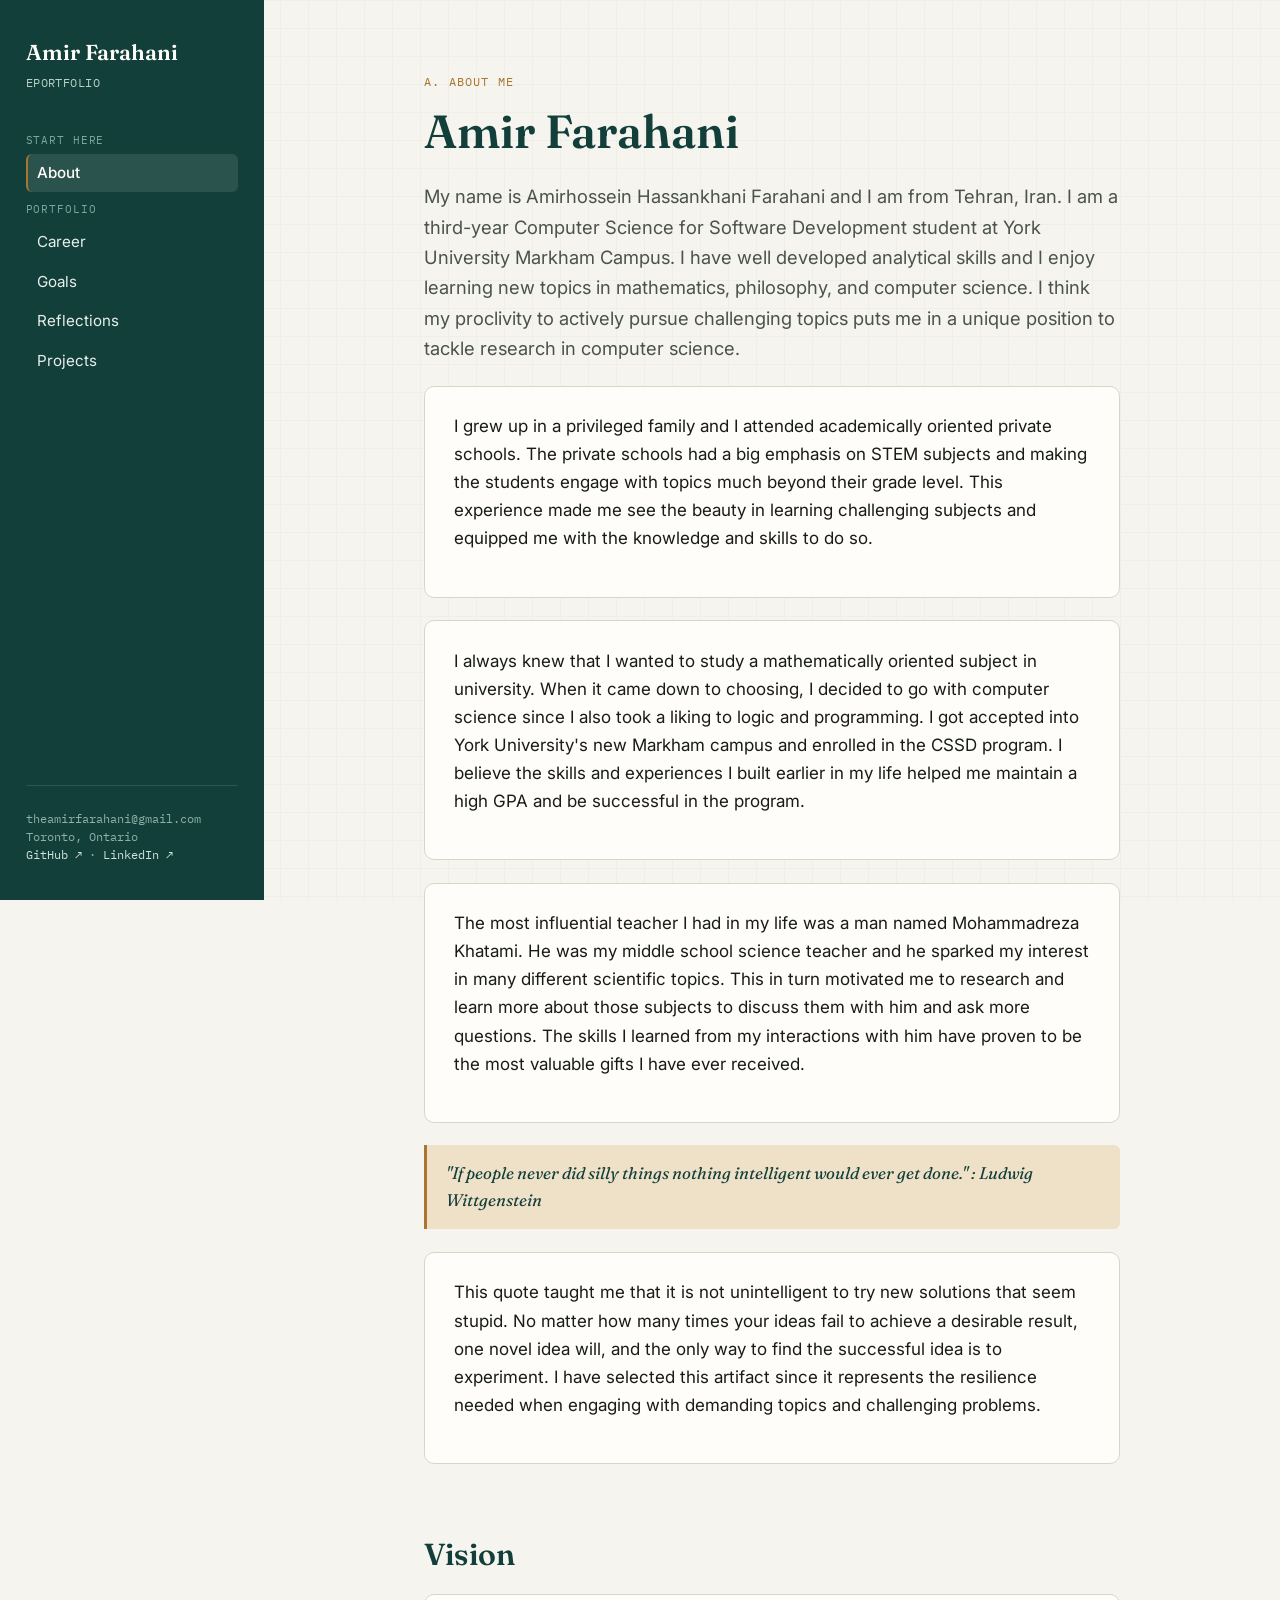
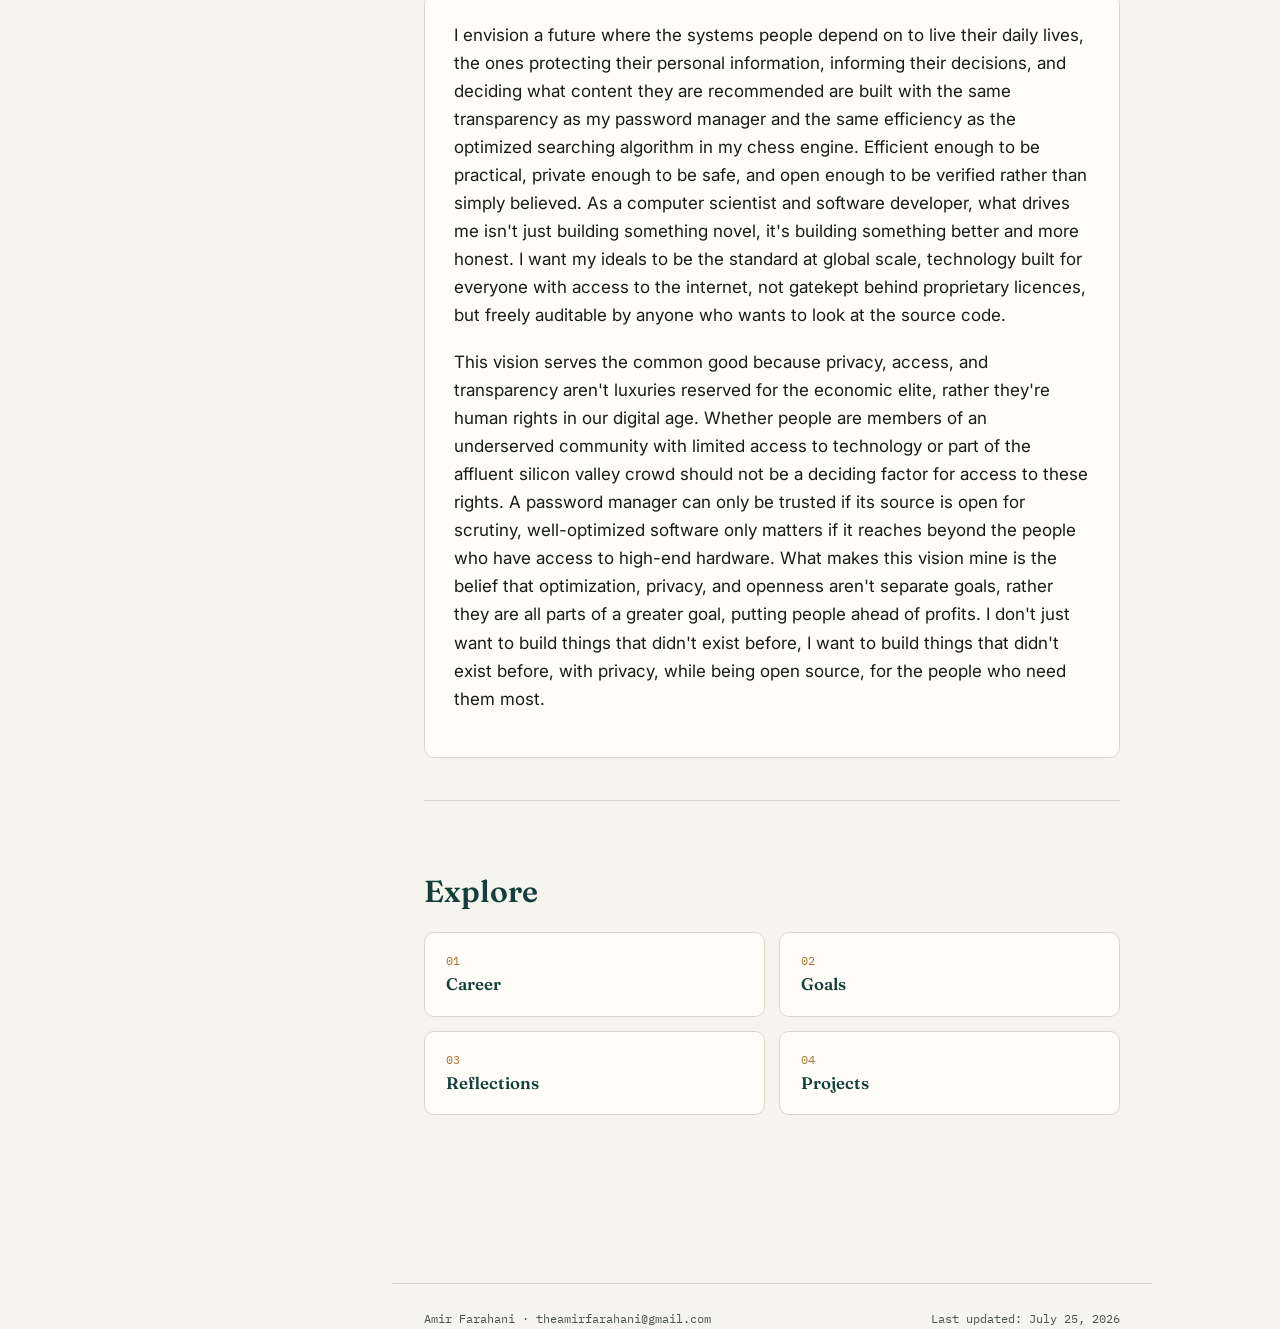
<file: index.html>
<!DOCTYPE html>
<html lang="en">
<head>
<meta charset="UTF-8">
<meta name="viewport" content="width=device-width, initial-scale=1.0">
<title>Amir Farahani : ePortfolio</title>
<meta name="description" content="ePortfolio of Amirhossein (Amir) Hassankhani Farahani, Computer Science student at York University.">
<link rel="stylesheet" href="css/style.css">
</head>
<body>
<div class="shell">

  <aside class="sidebar">
    <div style="display:flex; align-items:center; justify-content:space-between; width:100%;">
      <div>
        <a href="index.html" class="brand">Amir Farahani</a>
        <span class="brand-tag">ePortfolio</span>
      </div>
      <button class="mobile-bar" aria-label="Toggle navigation">Menu ☰</button>
    </div>

    <nav class="site-nav" aria-label="Main navigation">
      <span class="nav-group-label">Start here</span>
      <ul>
        <li><a href="index.html">About</a></li>
      </ul>
      <span class="nav-group-label">Portfolio</span>
      <ul>
        <li><a href="career.html">Career</a></li>
        <li><a href="goals.html">Goals</a></li>
        <li><a href="reflections.html">Reflections</a></li>
        <li><a href="projects.html">Projects</a></li>
      </ul>
    </nav>

    <div class="sidebar-footer">
      theamirfarahani@gmail.com<br>
      Toronto, Ontario<br>
      <a href="https://github.com/TheOnlyAmirFarahani" target="_blank" rel="noopener">GitHub ↗</a> ·
      <a href="https://www.linkedin.com/in/amir-farahani-758118280/" target="_blank" rel="noopener">LinkedIn ↗</a>
    </div>
  </aside>

  <main>
    <div class="page">
      <span class="eyebrow">A. About Me</span>
      <h1>Amir Farahani</h1>
      <p class="lede">My name is Amirhossein Hassankhani Farahani and I am from Tehran, Iran. I am a third-year Computer Science for Software Development student at York University Markham Campus. I have well developed analytical skills and I enjoy learning new topics in mathematics, philosophy, and computer science. I think my proclivity to actively pursue challenging topics puts me in a unique position to tackle research in computer science.</p>

      <div class="card">
        <p>I grew up in a privileged family and I attended academically oriented private schools. The private schools had a big emphasis on STEM subjects and making the students engage with topics much beyond their grade level. This experience made me see the beauty in learning challenging subjects and equipped me with the knowledge and skills to do so.</p>
      </div>

      <div class="card">
        <p>I always knew that I wanted to study a mathematically oriented subject in university. When it came down to choosing, I decided to go with computer science since I also took a liking to logic and programming. I got accepted into York University's new Markham campus and enrolled in the CSSD program. I believe the skills and experiences I built earlier in my life helped me maintain a high GPA and be successful in the program.</p>
      </div>

      <div class="card">
        <p>The most influential teacher I had in my life was a man named Mohammadreza Khatami. He was my middle school science teacher and he sparked my interest in many different scientific topics. This in turn motivated me to research and learn more about those subjects to discuss them with him and ask more questions. The skills I learned from my interactions with him have proven to be the most valuable gifts I have ever received.</p>
      </div>

      <div class="quote-block">
        "If people never did silly things nothing intelligent would ever get done." : Ludwig Wittgenstein
      </div>
      <div class="card">
        <p>This quote taught me that it is not unintelligent to try new solutions that seem stupid. No matter how many times your ideas fail to achieve a desirable result, one novel idea will, and the only way to find the successful idea is to experiment. I have selected this artifact since it represents the resilience needed when engaging with demanding topics and challenging problems.</p>
      </div>

      <h2>Vision</h2>
      <div class="card">
        <p>I envision a future where the systems people depend on to live their daily lives, the ones protecting their personal information, informing their decisions, and deciding what content they are recommended are built with the same transparency as my password manager and the same efficiency as the optimized searching algorithm in my chess engine. Efficient enough to be practical, private enough to be safe, and open enough to be verified rather than simply believed. As a computer scientist and software developer, what drives me isn't just building something novel, it's building something better and more honest. I want my ideals to be the standard at global scale, technology built for everyone with access to the internet, not gatekept behind proprietary licences, but freely auditable by anyone who wants to look at the source code.</p>
        <p>This vision serves the common good because privacy, access, and transparency aren't luxuries reserved for the economic elite, rather they're human rights in our digital age. Whether people are members of an underserved community with limited access to technology or part of the affluent silicon valley crowd should not be a deciding factor for access to these rights. A password manager can only be trusted if its source is open for scrutiny, well-optimized software only matters if it reaches beyond the people who have access to high-end hardware. What makes this vision mine is the belief that optimization, privacy, and openness aren't separate goals, rather they are all parts of a greater goal, putting people ahead of profits. I don't just want to build things that didn't exist before, I want to build things that didn't exist before, with privacy, while being open source, for the people who need them most.</p>
      </div>

      <hr class="divider">

      <h2>Explore</h2>
      <div class="toc-grid">
        <a href="career.html" class="toc-card">
          <span class="toc-num">01</span>
          <h4>Career</h4>
        </a>
        <a href="goals.html" class="toc-card">
          <span class="toc-num">02</span>
          <h4>Goals</h4>
        </a>
        <a href="reflections.html" class="toc-card">
          <span class="toc-num">03</span>
          <h4>Reflections</h4>
        </a>
        <a href="projects.html" class="toc-card">
          <span class="toc-num">04</span>
          <h4>Projects</h4>
        </a>
      </div>
    </div>

    <footer class="page-footer">
      <span>Amir Farahani · theamirfarahani@gmail.com</span>
      <span>Last updated: July 25, 2026</span>
    </footer>
  </main>
</div>
<script src="js/main.js"></script>
</body>
</html>
</file>
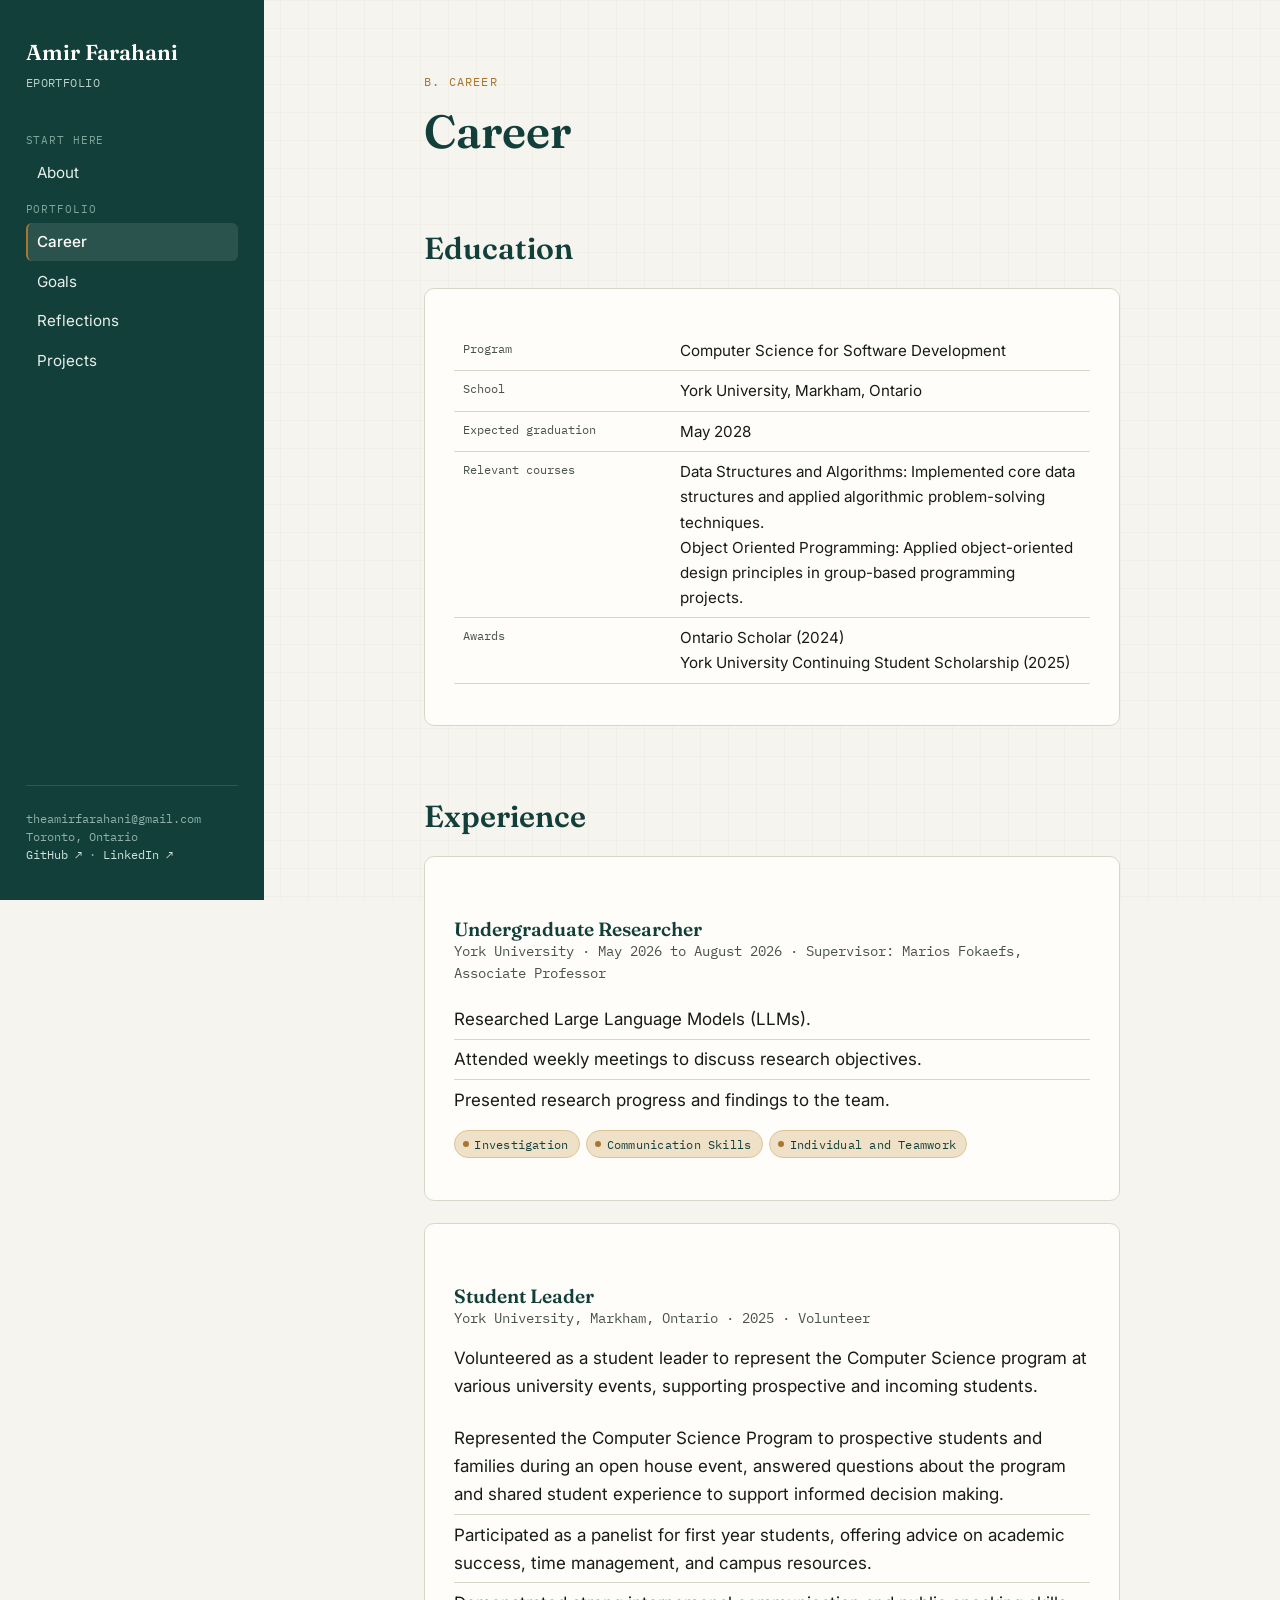
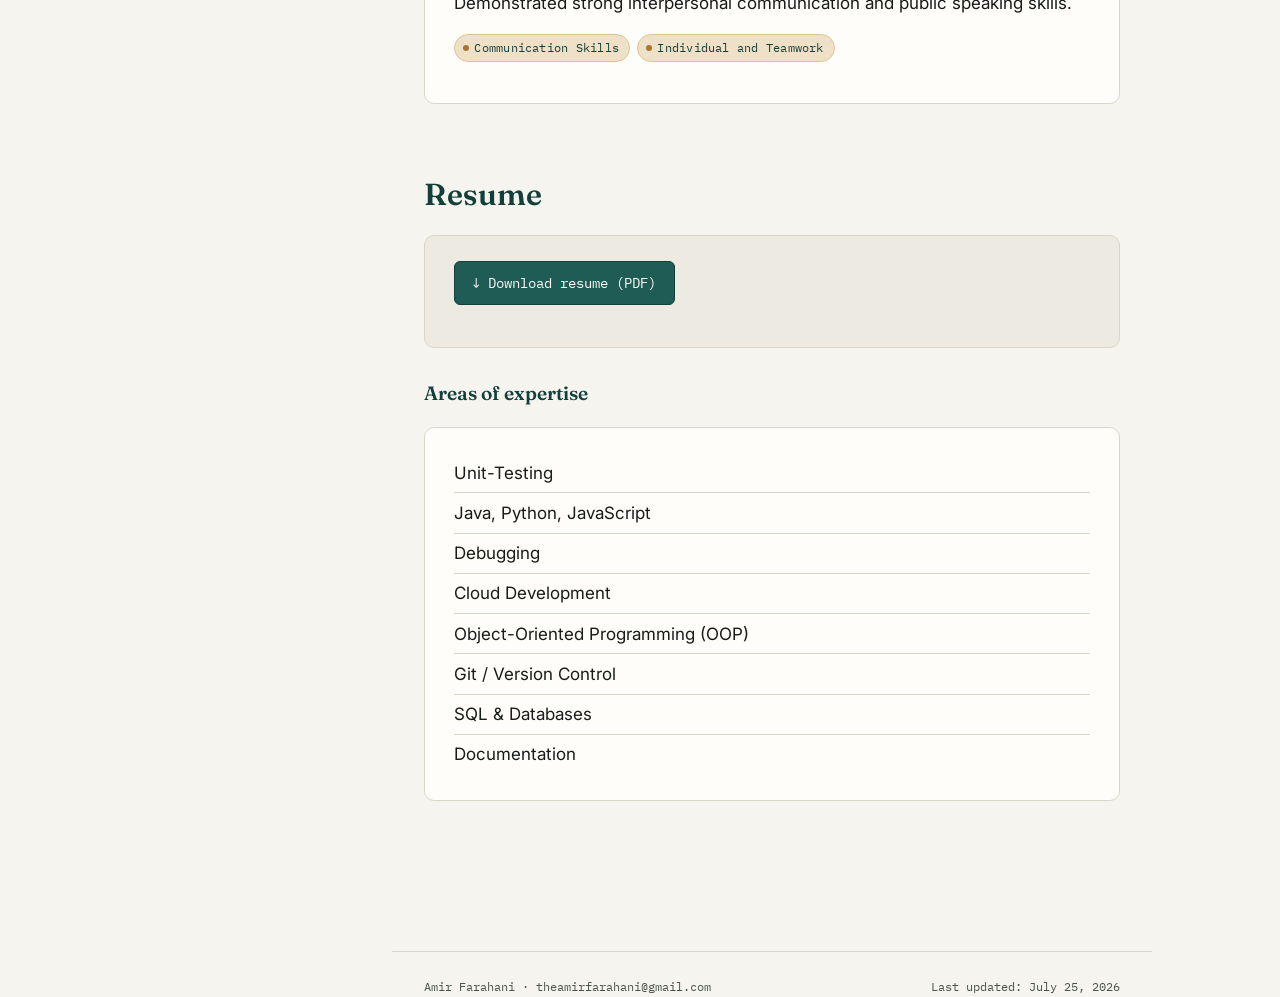
<file: career.html>
<!DOCTYPE html>
<html lang="en">
<head>
<meta charset="UTF-8">
<meta name="viewport" content="width=device-width, initial-scale=1.0">
<title>Career : Amir Farahani</title>
<link rel="stylesheet" href="css/style.css">
</head>
<body>
<div class="shell">

  <aside class="sidebar">
    <div style="display:flex; align-items:center; justify-content:space-between; width:100%;">
      <div>
        <a href="index.html" class="brand">Amir Farahani</a>
        <span class="brand-tag">ePortfolio</span>
      </div>
      <button class="mobile-bar" aria-label="Toggle navigation">Menu ☰</button>
    </div>
    <nav class="site-nav" aria-label="Main navigation">
      <span class="nav-group-label">Start here</span>
      <ul><li><a href="index.html">About</a></li></ul>
      <span class="nav-group-label">Portfolio</span>
      <ul>
        <li><a href="career.html">Career</a></li>
        <li><a href="goals.html">Goals</a></li>
        <li><a href="reflections.html">Reflections</a></li>
        <li><a href="projects.html">Projects</a></li>
      </ul>
    </nav>
    <div class="sidebar-footer">
      theamirfarahani@gmail.com<br>
      Toronto, Ontario<br>
      <a href="https://github.com/TheOnlyAmirFarahani" target="_blank" rel="noopener">GitHub ↗</a> ·
      <a href="https://www.linkedin.com/in/amir-farahani-758118280/" target="_blank" rel="noopener">LinkedIn ↗</a>
    </div>
  </aside>

  <main>
    <div class="page">
      <span class="eyebrow">B. Career</span>
      <h1>Career</h1>

      <h2>Education</h2>
      <div class="card">
        <table class="meta-table">
          <tr><td>Program</td><td>Computer Science for Software Development</td></tr>
          <tr><td>School</td><td>York University, Markham, Ontario</td></tr>
          <tr><td>Expected graduation</td><td>May 2028</td></tr>
          <tr><td>Relevant courses</td><td>Data Structures and Algorithms: Implemented core data structures and applied algorithmic problem-solving techniques.<br>Object Oriented Programming: Applied object-oriented design principles in group-based programming projects.</td></tr>
          <tr><td>Awards</td><td>Ontario Scholar (2024)<br>York University Continuing Student Scholarship (2025)</td></tr>
        </table>
      </div>

      <h2>Experience</h2>

      <div class="card">
        <h3>Undergraduate Researcher</h3>
        <p style="color:var(--ink-soft); font-family:var(--font-mono); font-size:0.85rem; margin-top:-0.6rem;">York University · May 2026 to August 2026 · Supervisor: Marios Fokaefs, Associate Professor</p>
        <ul class="pill-list">
          <li>Researched Large Language Models (LLMs).</li>
          <li>Attended weekly meetings to discuss research objectives.</li>
          <li>Presented research progress and findings to the team.</li>
        </ul>
        <div class="tag-row">
          <span class="tag">Investigation</span>
          <span class="tag">Communication Skills</span>
          <span class="tag">Individual and Teamwork</span>
        </div>
      </div>

      <div class="card">
        <h3>Student Leader</h3>
        <p style="color:var(--ink-soft); font-family:var(--font-mono); font-size:0.85rem; margin-top:-0.6rem;">York University, Markham, Ontario · 2025 · Volunteer</p>
        <p>Volunteered as a student leader to represent the Computer Science program at various university events, supporting prospective and incoming students.</p>
        <ul class="pill-list">
          <li>Represented the Computer Science Program to prospective students and families during an open house event, answered questions about the program and shared student experience to support informed decision making.</li>
          <li>Participated as a panelist for first year students, offering advice on academic success, time management, and campus resources.</li>
          <li>Demonstrated strong interpersonal communication and public speaking skills.</li>
        </ul>
        <div class="tag-row">
          <span class="tag">Communication Skills</span>
          <span class="tag">Individual and Teamwork</span>
        </div>
      </div>

      <h2>Resume</h2>
      <div class="card card-alt">
        <a class="btn" href="assets/Amir_Farahani_Resume.pdf" target="_blank" rel="noopener">↓ Download resume (PDF)</a>
        <div class="todo-box" style="margin-top:1rem;">
        </div>
      </div>

      <h3>Areas of expertise</h3>
      <div class="card">
        <ul class="pill-list">
          <li>Unit-Testing</li>
          <li>Java, Python, JavaScript</li>
          <li>Debugging</li>
          <li>Cloud Development</li>
          <li>Object-Oriented Programming (OOP)</li>
          <li>Git / Version Control</li>
          <li>SQL &amp; Databases</li>
          <li>Documentation</li>
        </ul>
      </div>
    </div>

    <footer class="page-footer">
      <span>Amir Farahani · theamirfarahani@gmail.com</span>
      <span>Last updated: July 25, 2026</span>
    </footer>
  </main>
</div>
<script src="js/main.js"></script>
</body>
</html>
</file>
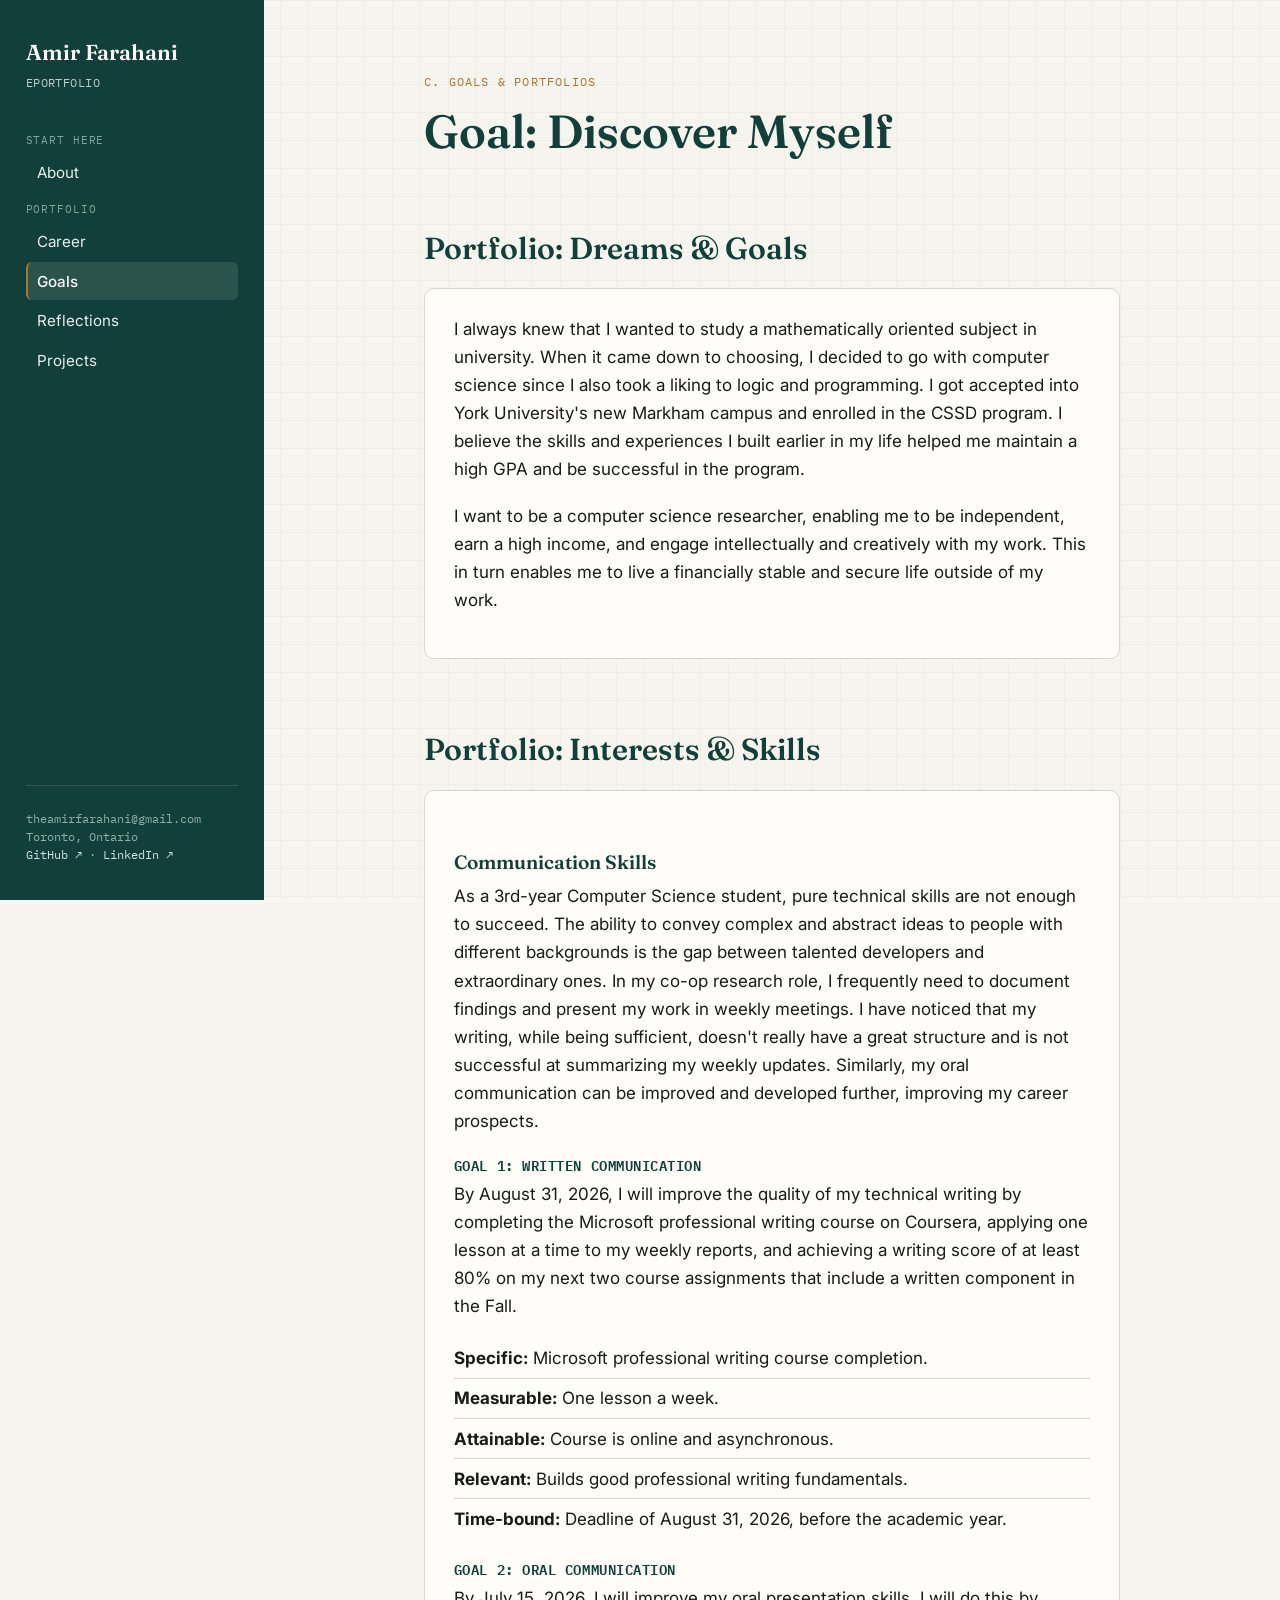
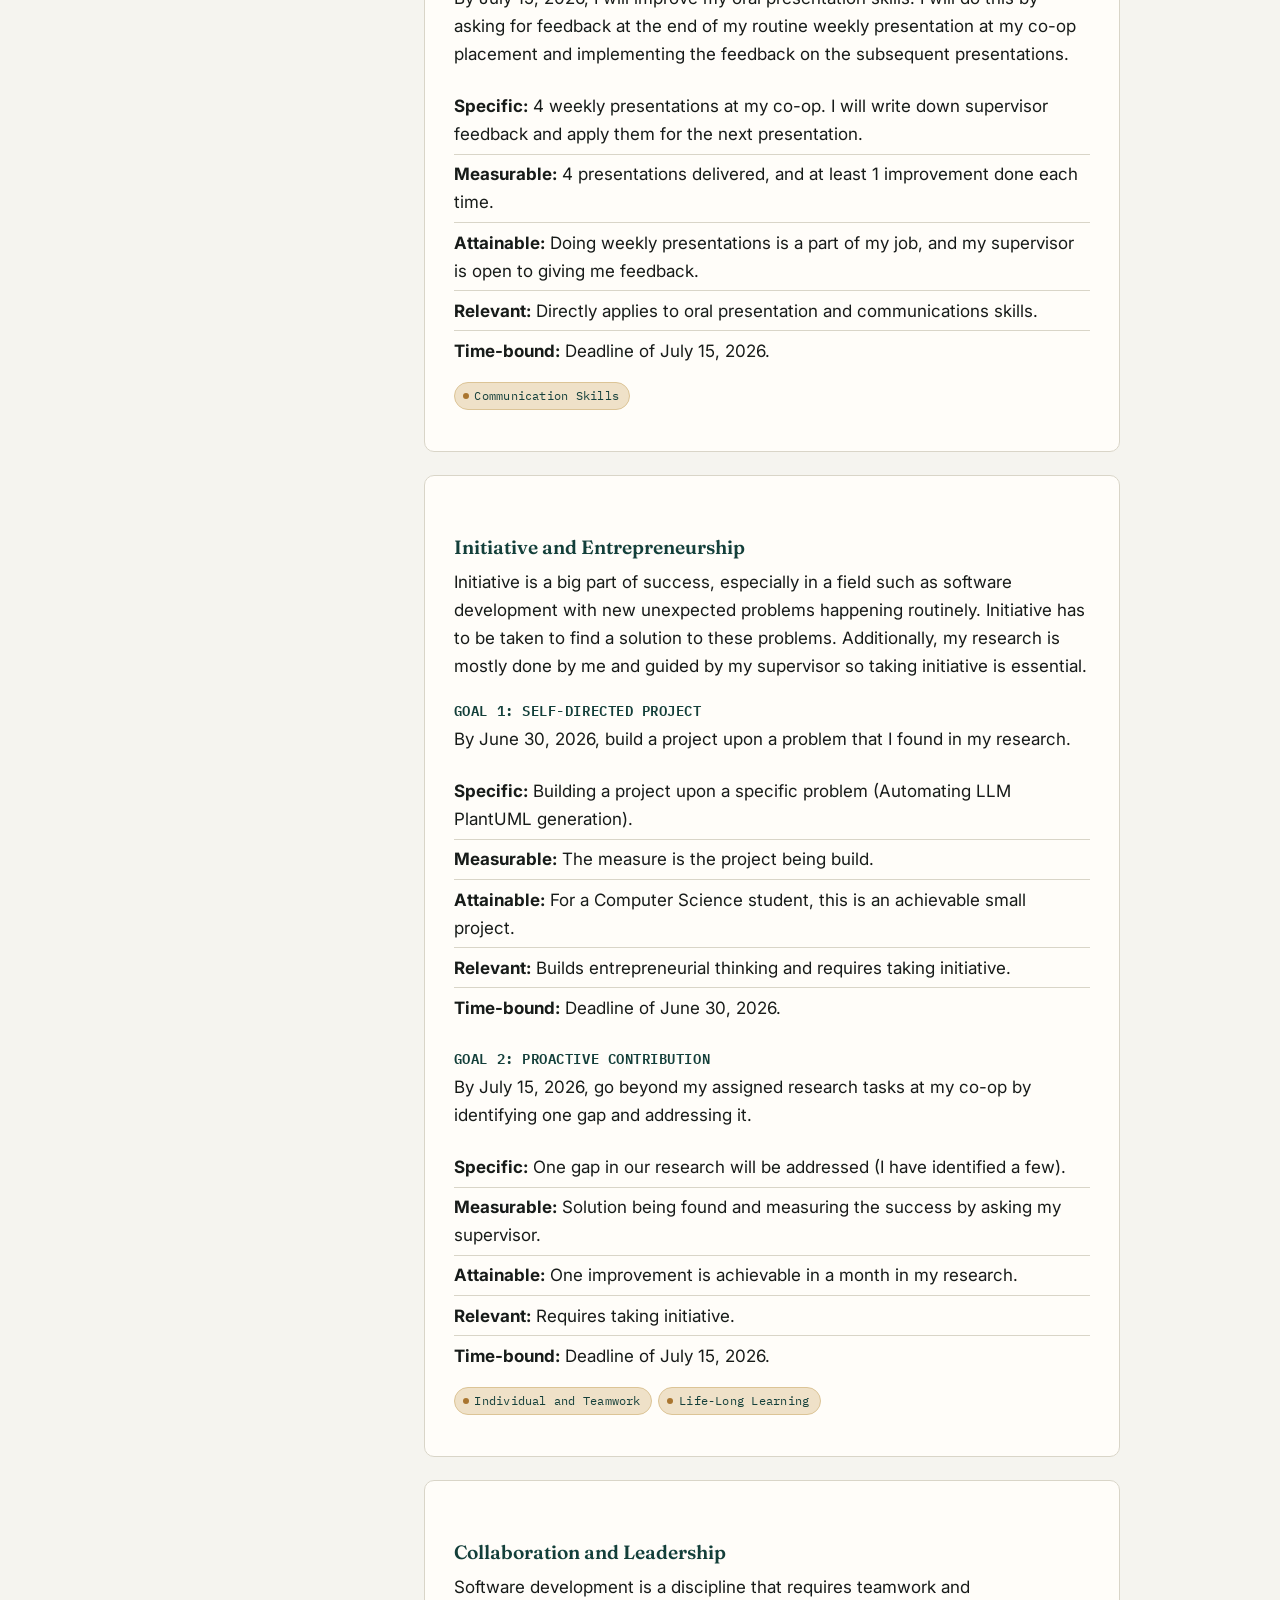
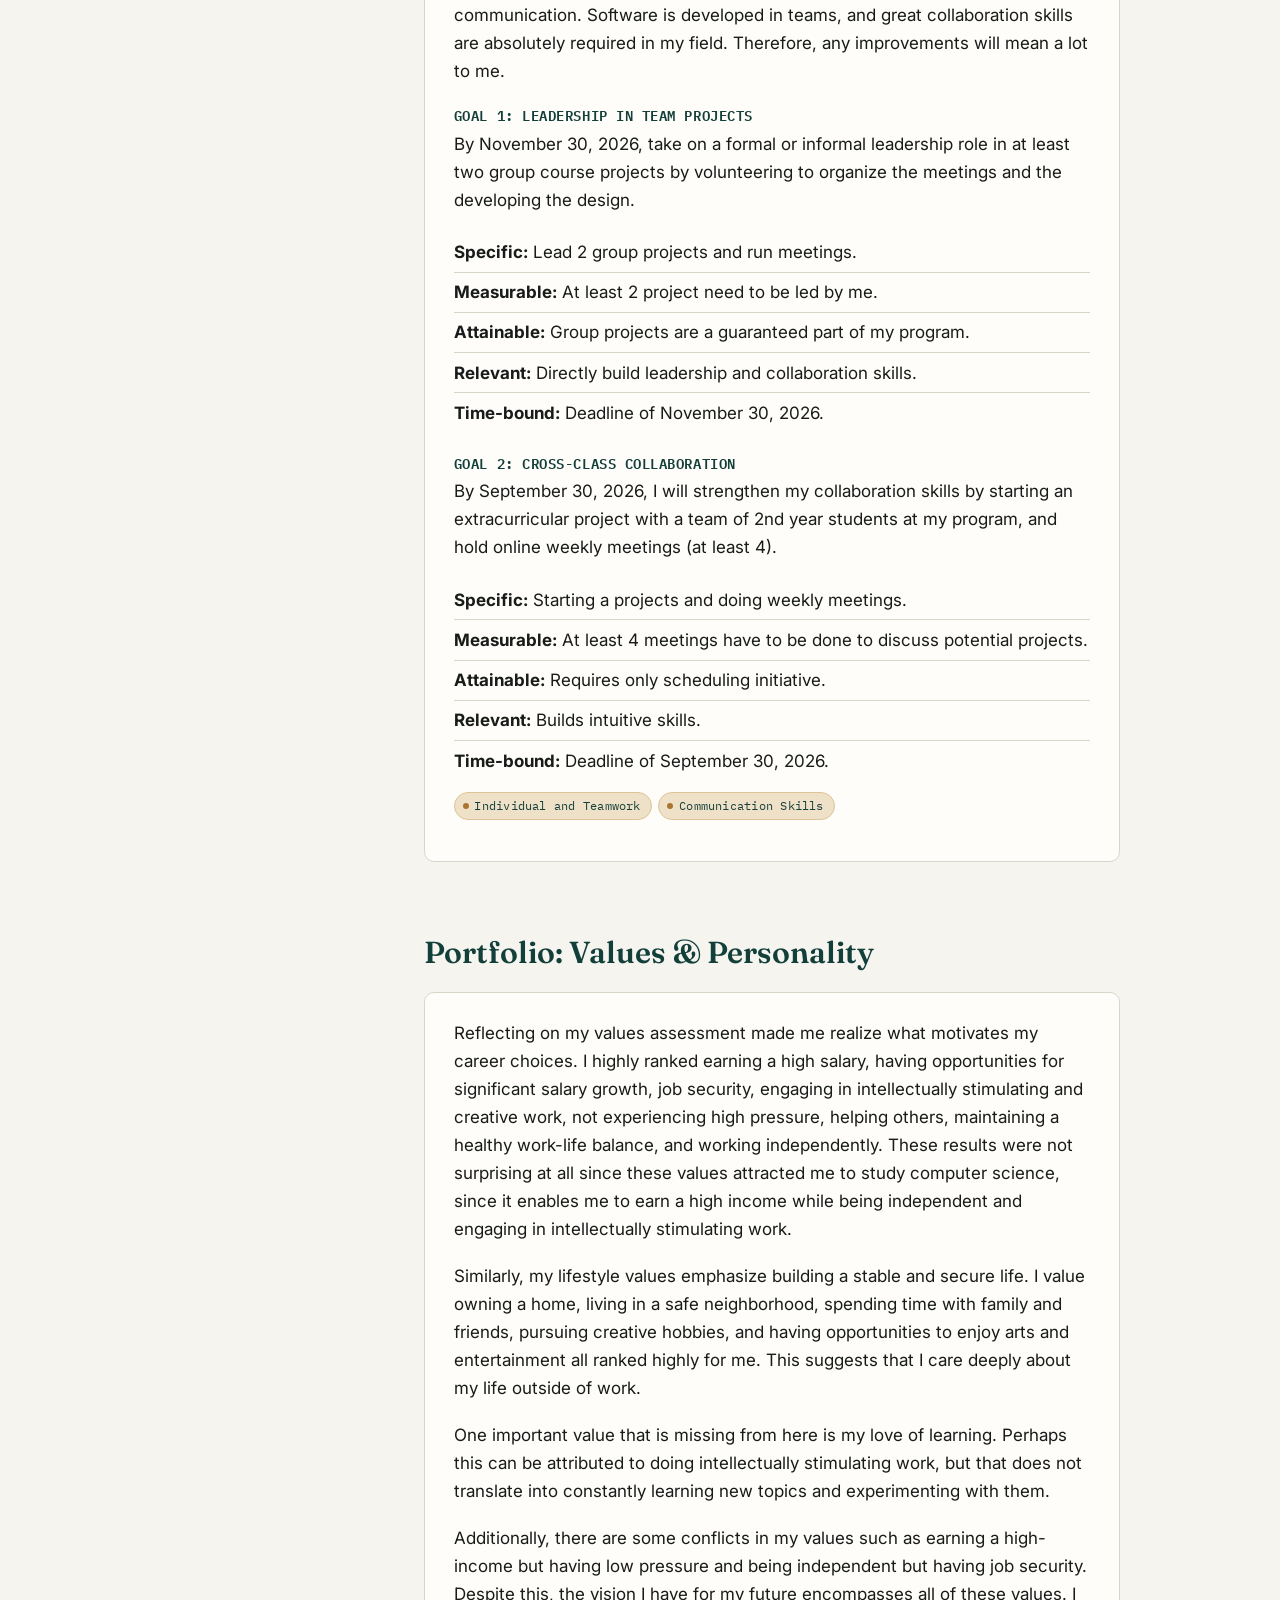
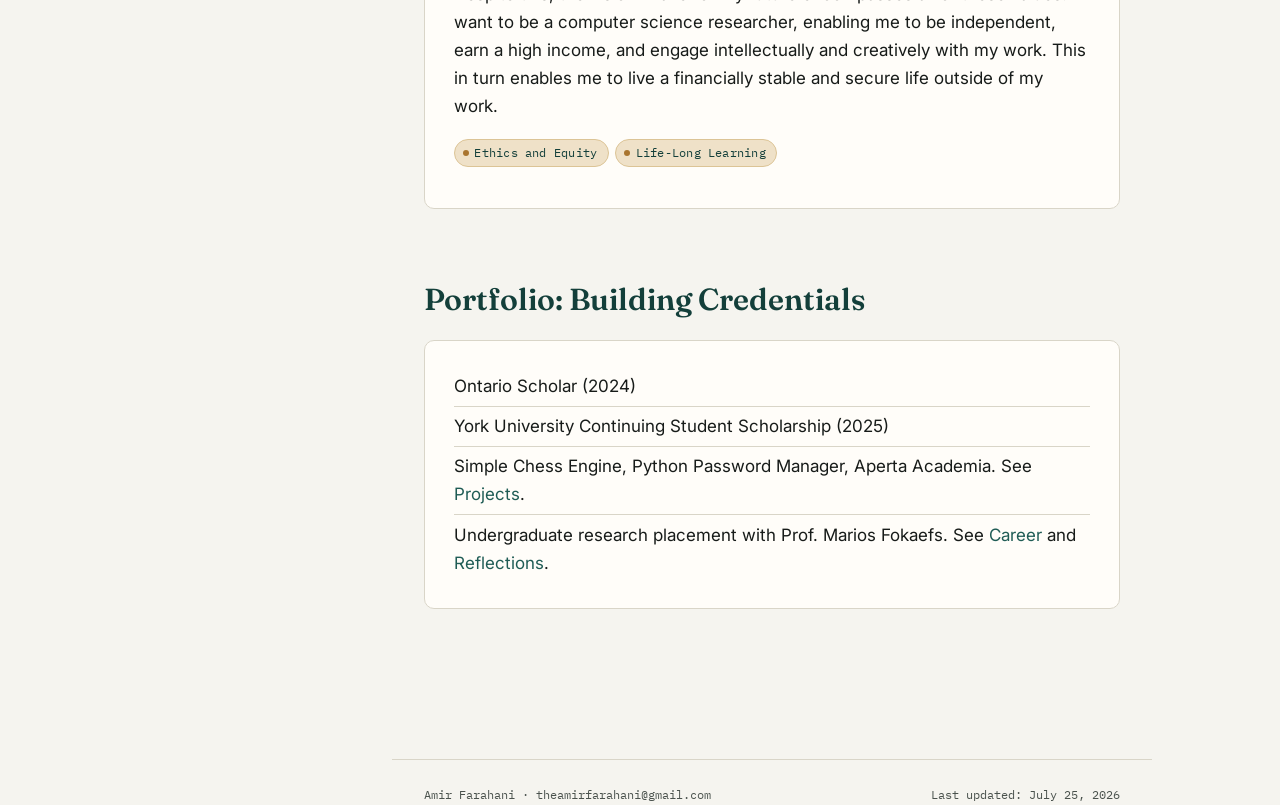
<file: goals.html>
<!DOCTYPE html>
<html lang="en">
<head>
<meta charset="UTF-8">
<meta name="viewport" content="width=device-width, initial-scale=1.0">
<title>Goals : Amir Farahani</title>
<link rel="stylesheet" href="css/style.css">
</head>
<body>
<div class="shell">

  <aside class="sidebar">
    <div style="display:flex; align-items:center; justify-content:space-between; width:100%;">
      <div>
        <a href="index.html" class="brand">Amir Farahani</a>
        <span class="brand-tag">ePortfolio</span>
      </div>
      <button class="mobile-bar" aria-label="Toggle navigation">Menu ☰</button>
    </div>
    <nav class="site-nav" aria-label="Main navigation">
      <span class="nav-group-label">Start here</span>
      <ul><li><a href="index.html">About</a></li></ul>
      <span class="nav-group-label">Portfolio</span>
      <ul>
        <li><a href="career.html">Career</a></li>
        <li><a href="goals.html">Goals</a></li>
        <li><a href="reflections.html">Reflections</a></li>
        <li><a href="projects.html">Projects</a></li>
      </ul>
    </nav>
    <div class="sidebar-footer">
      theamirfarahani@gmail.com<br>
      Toronto, Ontario<br>
      <a href="https://github.com/TheOnlyAmirFarahani" target="_blank" rel="noopener">GitHub ↗</a> ·
      <a href="https://www.linkedin.com/in/amir-farahani-758118280/" target="_blank" rel="noopener">LinkedIn ↗</a>
    </div>
  </aside>

  <main>
    <div class="page">
      <span class="eyebrow">C. Goals &amp; Portfolios</span>
      <h1>Goal: Discover Myself</h1>

      <h2>Portfolio: Dreams &amp; Goals</h2>
      <div class="card">
        <p>I always knew that I wanted to study a mathematically oriented subject in university. When it came down to choosing, I decided to go with computer science since I also took a liking to logic and programming. I got accepted into York University's new Markham campus and enrolled in the CSSD program. I believe the skills and experiences I built earlier in my life helped me maintain a high GPA and be successful in the program.</p>
        <p>I want to be a computer science researcher, enabling me to be independent, earn a high income, and engage intellectually and creatively with my work. This in turn enables me to live a financially stable and secure life outside of my work.</p>
      </div>

      <h2>Portfolio: Interests &amp; Skills</h2>

      <div class="card">
        <h3>Communication Skills</h3>
        <p>As a 3rd-year Computer Science student, pure technical skills are not enough to succeed. The ability to convey complex and abstract ideas to people with different backgrounds is the gap between talented developers and extraordinary ones. In my co-op research role, I frequently need to document findings and present my work in weekly meetings. I have noticed that my writing, while being sufficient, doesn't really have a great structure and is not successful at summarizing my weekly updates. Similarly, my oral communication can be improved and developed further, improving my career prospects.</p>

        <h4 style="font-family:var(--font-mono); font-size:0.85rem; text-transform:uppercase; letter-spacing:0.04em; color:var(--teal-deep); margin-top:1.4rem;">Goal 1: Written Communication</h4>
        <p>By August 31, 2026, I will improve the quality of my technical writing by completing the Microsoft professional writing course on Coursera, applying one lesson at a time to my weekly reports, and achieving a writing score of at least 80% on my next two course assignments that include a written component in the Fall.</p>
        <ul class="pill-list">
          <li><strong>Specific:</strong> Microsoft professional writing course completion.</li>
          <li><strong>Measurable:</strong> One lesson a week.</li>
          <li><strong>Attainable:</strong> Course is online and asynchronous.</li>
          <li><strong>Relevant:</strong> Builds good professional writing fundamentals.</li>
          <li><strong>Time-bound:</strong> Deadline of August 31, 2026, before the academic year.</li>
        </ul>

        <h4 style="font-family:var(--font-mono); font-size:0.85rem; text-transform:uppercase; letter-spacing:0.04em; color:var(--teal-deep); margin-top:1.4rem;">Goal 2: Oral Communication</h4>
        <p>By July 15, 2026, I will improve my oral presentation skills. I will do this by asking for feedback at the end of my routine weekly presentation at my co-op placement and implementing the feedback on the subsequent presentations.</p>
        <ul class="pill-list">
          <li><strong>Specific:</strong> 4 weekly presentations at my co-op. I will write down supervisor feedback and apply them for the next presentation.</li>
          <li><strong>Measurable:</strong> 4 presentations delivered, and at least 1 improvement done each time.</li>
          <li><strong>Attainable:</strong> Doing weekly presentations is a part of my job, and my supervisor is open to giving me feedback.</li>
          <li><strong>Relevant:</strong> Directly applies to oral presentation and communications skills.</li>
          <li><strong>Time-bound:</strong> Deadline of July 15, 2026.</li>
        </ul>
        <div class="tag-row"><span class="tag">Communication Skills</span></div>
      </div>

      <div class="card">
        <h3>Initiative and Entrepreneurship</h3>
        <p>Initiative is a big part of success, especially in a field such as software development with new unexpected problems happening routinely. Initiative has to be taken to find a solution to these problems. Additionally, my research is mostly done by me and guided by my supervisor so taking initiative is essential.</p>

        <h4 style="font-family:var(--font-mono); font-size:0.85rem; text-transform:uppercase; letter-spacing:0.04em; color:var(--teal-deep); margin-top:1.4rem;">Goal 1: Self-Directed Project</h4>
        <p>By June 30, 2026, build a project upon a problem that I found in my research.</p>
        <ul class="pill-list">
          <li><strong>Specific:</strong> Building a project upon a specific problem (Automating LLM PlantUML generation).</li>
          <li><strong>Measurable:</strong> The measure is the project being build.</li>
          <li><strong>Attainable:</strong> For a Computer Science student, this is an achievable small project.</li>
          <li><strong>Relevant:</strong> Builds entrepreneurial thinking and requires taking initiative.</li>
          <li><strong>Time-bound:</strong> Deadline of June 30, 2026.</li>
        </ul>

        <h4 style="font-family:var(--font-mono); font-size:0.85rem; text-transform:uppercase; letter-spacing:0.04em; color:var(--teal-deep); margin-top:1.4rem;">Goal 2: Proactive Contribution</h4>
        <p>By July 15, 2026, go beyond my assigned research tasks at my co-op by identifying one gap and addressing it.</p>
        <ul class="pill-list">
          <li><strong>Specific:</strong> One gap in our research will be addressed (I have identified a few).</li>
          <li><strong>Measurable:</strong> Solution being found and measuring the success by asking my supervisor.</li>
          <li><strong>Attainable:</strong> One improvement is achievable in a month in my research.</li>
          <li><strong>Relevant:</strong> Requires taking initiative.</li>
          <li><strong>Time-bound:</strong> Deadline of July 15, 2026.</li>
        </ul>
        <div class="tag-row"><span class="tag">Individual and Teamwork</span><span class="tag">Life-Long Learning</span></div>
      </div>

      <div class="card">
        <h3>Collaboration and Leadership</h3>
        <p>Software development is a discipline that requires teamwork and communication. Software is developed in teams, and great collaboration skills are absolutely required in my field. Therefore, any improvements will mean a lot to me.</p>

        <h4 style="font-family:var(--font-mono); font-size:0.85rem; text-transform:uppercase; letter-spacing:0.04em; color:var(--teal-deep); margin-top:1.4rem;">Goal 1: Leadership in Team Projects</h4>
        <p>By November 30, 2026, take on a formal or informal leadership role in at least two group course projects by volunteering to organize the meetings and the developing the design.</p>
        <ul class="pill-list">
          <li><strong>Specific:</strong> Lead 2 group projects and run meetings.</li>
          <li><strong>Measurable:</strong> At least 2 project need to be led by me.</li>
          <li><strong>Attainable:</strong> Group projects are a guaranteed part of my program.</li>
          <li><strong>Relevant:</strong> Directly build leadership and collaboration skills.</li>
          <li><strong>Time-bound:</strong> Deadline of November 30, 2026.</li>
        </ul>

        <h4 style="font-family:var(--font-mono); font-size:0.85rem; text-transform:uppercase; letter-spacing:0.04em; color:var(--teal-deep); margin-top:1.4rem;">Goal 2: Cross-class Collaboration</h4>
        <p>By September 30, 2026, I will strengthen my collaboration skills by starting an extracurricular project with a team of 2nd year students at my program, and hold online weekly meetings (at least 4).</p>
        <ul class="pill-list">
          <li><strong>Specific:</strong> Starting a projects and doing weekly meetings.</li>
          <li><strong>Measurable:</strong> At least 4 meetings have to be done to discuss potential projects.</li>
          <li><strong>Attainable:</strong> Requires only scheduling initiative.</li>
          <li><strong>Relevant:</strong> Builds intuitive skills.</li>
          <li><strong>Time-bound:</strong> Deadline of September 30, 2026.</li>
        </ul>
        <div class="tag-row"><span class="tag">Individual and Teamwork</span><span class="tag">Communication Skills</span></div>
      </div>

      <h2>Portfolio: Values &amp; Personality</h2>
      <div class="card">
        <p>Reflecting on my values assessment made me realize what motivates my career choices. I highly ranked earning a high salary, having opportunities for significant salary growth, job security, engaging in intellectually stimulating and creative work, not experiencing high pressure, helping others, maintaining a healthy work-life balance, and working independently. These results were not surprising at all since these values attracted me to study computer science, since it enables me to earn a high income while being independent and engaging in intellectually stimulating work.</p>
        <p>Similarly, my lifestyle values emphasize building a stable and secure life. I value owning a home, living in a safe neighborhood, spending time with family and friends, pursuing creative hobbies, and having opportunities to enjoy arts and entertainment all ranked highly for me. This suggests that I care deeply about my life outside of work.</p>
        <p>One important value that is missing from here is my love of learning. Perhaps this can be attributed to doing intellectually stimulating work, but that does not translate into constantly learning new topics and experimenting with them.</p>
        <p>Additionally, there are some conflicts in my values such as earning a high-income but having low pressure and being independent but having job security. Despite this, the vision I have for my future encompasses all of these values. I want to be a computer science researcher, enabling me to be independent, earn a high income, and engage intellectually and creatively with my work. This in turn enables me to live a financially stable and secure life outside of my work.</p>
        <div class="tag-row"><span class="tag">Ethics and Equity</span><span class="tag">Life-Long Learning</span></div>
      </div>

      <h2>Portfolio: Building Credentials</h2>
      <div class="card">
        <ul class="pill-list">
          <li>Ontario Scholar (2024)</li>
          <li>York University Continuing Student Scholarship (2025)</li>
          <li>Simple Chess Engine, Python Password Manager, Aperta Academia. See <a href="projects.html">Projects</a>.</li>
          <li>Undergraduate research placement with Prof. Marios Fokaefs. See <a href="career.html">Career</a> and <a href="reflections.html">Reflections</a>.</li>
        </ul>
      </div>
    </div>

    <footer class="page-footer">
      <span>Amir Farahani · theamirfarahani@gmail.com</span>
      <span>Last updated: July 25, 2026</span>
    </footer>
  </main>
</div>
<script src="js/main.js"></script>
</body>
</html>
</file>
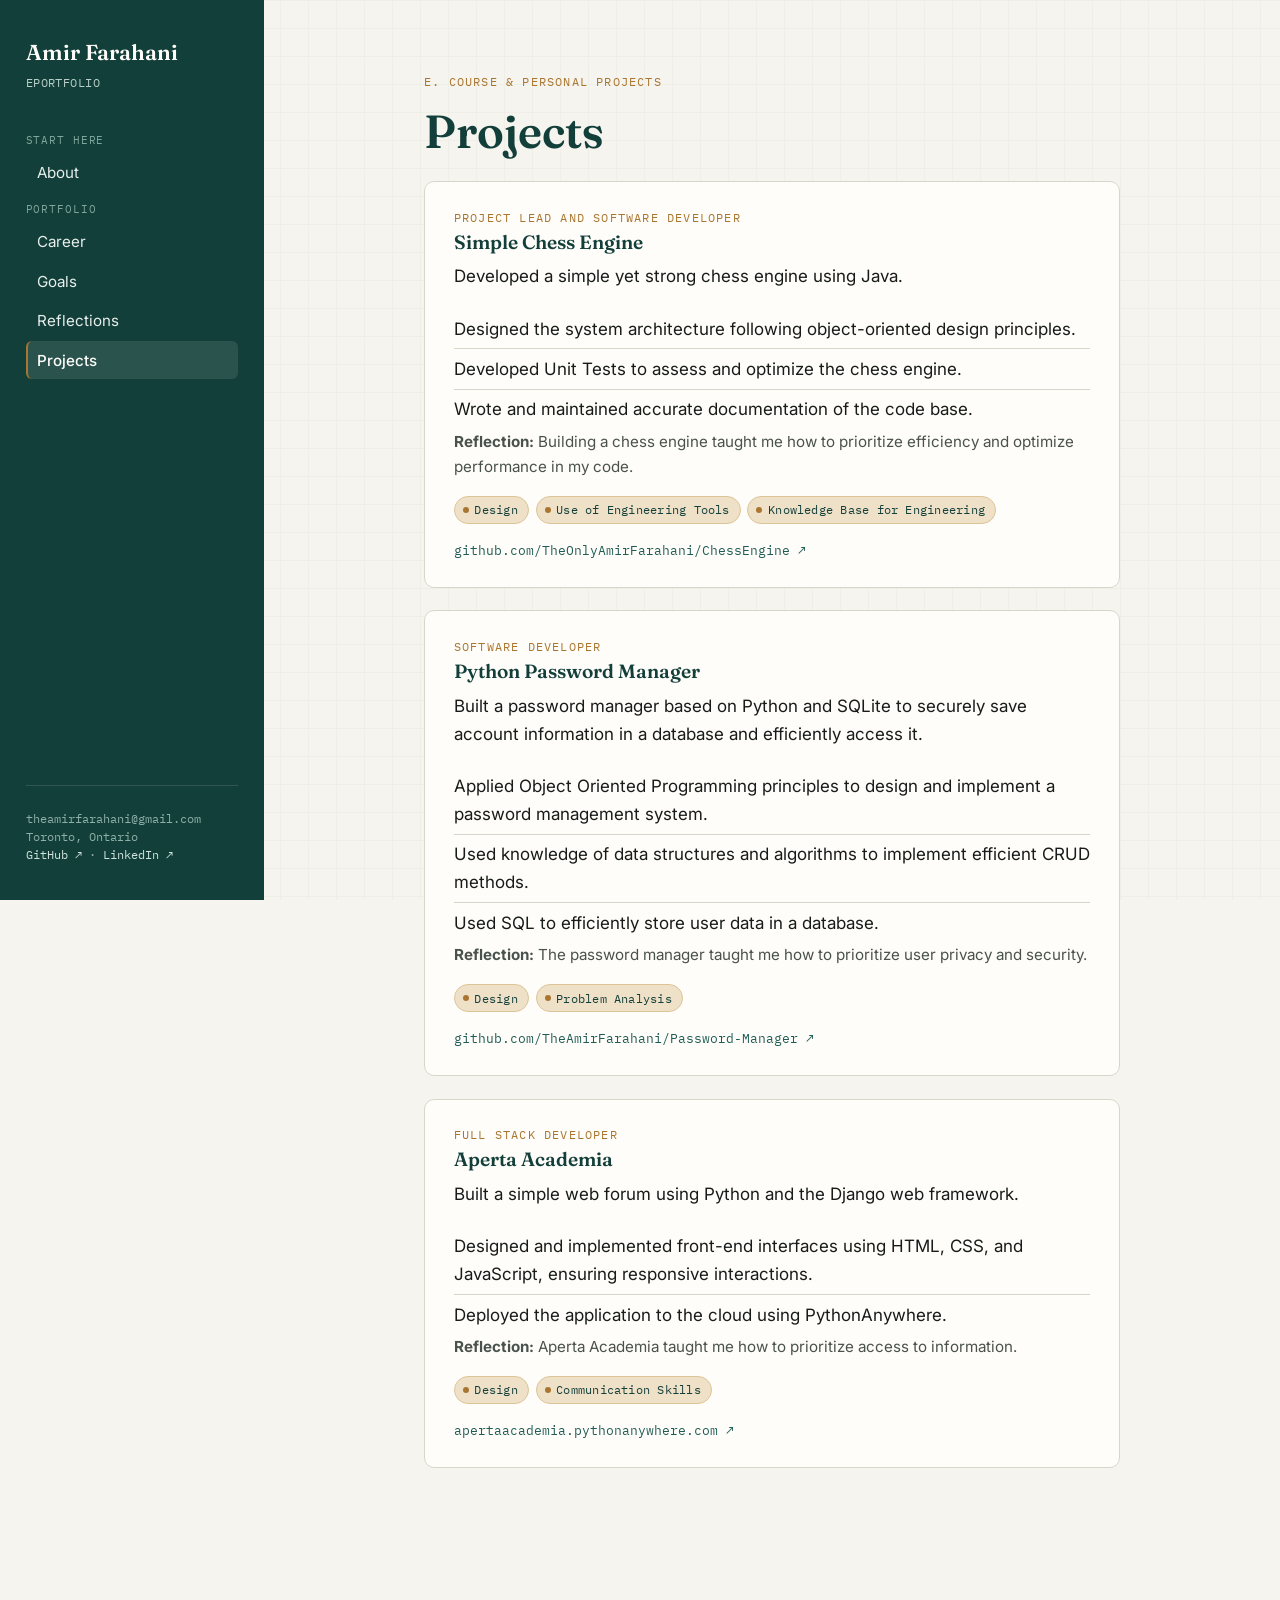
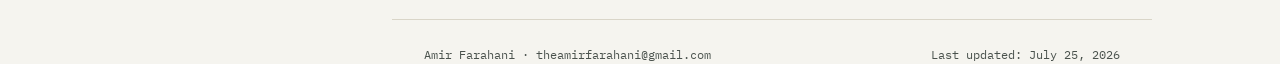
<file: projects.html>
<!DOCTYPE html>
<html lang="en">
<head>
<meta charset="UTF-8">
<meta name="viewport" content="width=device-width, initial-scale=1.0">
<title>Projects : Amir Farahani</title>
<link rel="stylesheet" href="css/style.css">
</head>
<body>
<div class="shell">

  <aside class="sidebar">
    <div style="display:flex; align-items:center; justify-content:space-between; width:100%;">
      <div>
        <a href="index.html" class="brand">Amir Farahani</a>
        <span class="brand-tag">ePortfolio</span>
      </div>
      <button class="mobile-bar" aria-label="Toggle navigation">Menu ☰</button>
    </div>
    <nav class="site-nav" aria-label="Main navigation">
      <span class="nav-group-label">Start here</span>
      <ul><li><a href="index.html">About</a></li></ul>
      <span class="nav-group-label">Portfolio</span>
      <ul>
        <li><a href="career.html">Career</a></li>
        <li><a href="goals.html">Goals</a></li>
        <li><a href="reflections.html">Reflections</a></li>
        <li><a href="projects.html">Projects</a></li>
      </ul>
    </nav>
    <div class="sidebar-footer">
      theamirfarahani@gmail.com<br>
      Toronto, Ontario<br>
      <a href="https://github.com/TheOnlyAmirFarahani" target="_blank" rel="noopener">GitHub ↗</a> ·
      <a href="https://www.linkedin.com/in/amir-farahani-758118280/" target="_blank" rel="noopener">LinkedIn ↗</a>
    </div>
  </aside>

  <main>
    <div class="page">
      <span class="eyebrow">E. Course &amp; Personal Projects</span>
      <h1>Projects</h1>

      <div class="card project-card">
        <span class="eyebrow" style="margin-bottom:0.2rem;">Project Lead and Software Developer</span>
        <h3>Simple Chess Engine</h3>
        <p>Developed a simple yet strong chess engine using Java.</p>
        <ul class="pill-list">
          <li>Designed the system architecture following object-oriented design principles.</li>
          <li>Developed Unit Tests to assess and optimize the chess engine.</li>
          <li>Wrote and maintained accurate documentation of the code base.</li>
        </ul>
        <p style="color:var(--ink-soft); font-size:0.95rem;"><strong>Reflection:</strong> Building a chess engine taught me how to prioritize efficiency and optimize performance in my code.</p>
        <div class="tag-row">
          <span class="tag">Design</span>
          <span class="tag">Use of Engineering Tools</span>
          <span class="tag">Knowledge Base for Engineering</span>
        </div>
        <div class="project-links"><a href="https://github.com/TheOnlyAmirFarahani/ChessEngine" target="_blank" rel="noopener">github.com/TheOnlyAmirFarahani/ChessEngine ↗</a></div>
      </div>

      <div class="card project-card">
        <span class="eyebrow" style="margin-bottom:0.2rem;">Software Developer</span>
        <h3>Python Password Manager</h3>
        <p>Built a password manager based on Python and SQLite to securely save account information in a database and efficiently access it.</p>
        <ul class="pill-list">
          <li>Applied Object Oriented Programming principles to design and implement a password management system.</li>
          <li>Used knowledge of data structures and algorithms to implement efficient CRUD methods.</li>
          <li>Used SQL to efficiently store user data in a database.</li>
        </ul>
        <p style="color:var(--ink-soft); font-size:0.95rem;"><strong>Reflection:</strong> The password manager taught me how to prioritize user privacy and security.</p>
        <div class="tag-row">
          <span class="tag">Design</span>
          <span class="tag">Problem Analysis</span>
        </div>
        <div class="project-links"><a href="https://github.com/TheAmirFarahani/Password-Manager" target="_blank" rel="noopener">github.com/TheAmirFarahani/Password-Manager ↗</a></div>
      </div>

      <div class="card project-card">
        <span class="eyebrow" style="margin-bottom:0.2rem;">Full Stack Developer</span>
        <h3>Aperta Academia</h3>
        <p>Built a simple web forum using Python and the Django web framework.</p>
        <ul class="pill-list">
          <li>Designed and implemented front-end interfaces using HTML, CSS, and JavaScript, ensuring responsive interactions.</li>
          <li>Deployed the application to the cloud using PythonAnywhere.</li>
        </ul>
        <p style="color:var(--ink-soft); font-size:0.95rem;"><strong>Reflection:</strong> Aperta Academia taught me how to prioritize access to information.</p>
        <div class="tag-row">
          <span class="tag">Design</span>
          <span class="tag">Communication Skills</span>
        </div>
        <div class="project-links"><a href="https://apertaacademia.pythonanywhere.com/" target="_blank" rel="noopener">apertaacademia.pythonanywhere.com ↗</a></div>
      </div>
    </div>

    <footer class="page-footer">
      <span>Amir Farahani · theamirfarahani@gmail.com</span>
      <span>Last updated: July 25, 2026</span>
    </footer>
  </main>
</div>
<script src="js/main.js"></script>
</body>
</html>
</file>
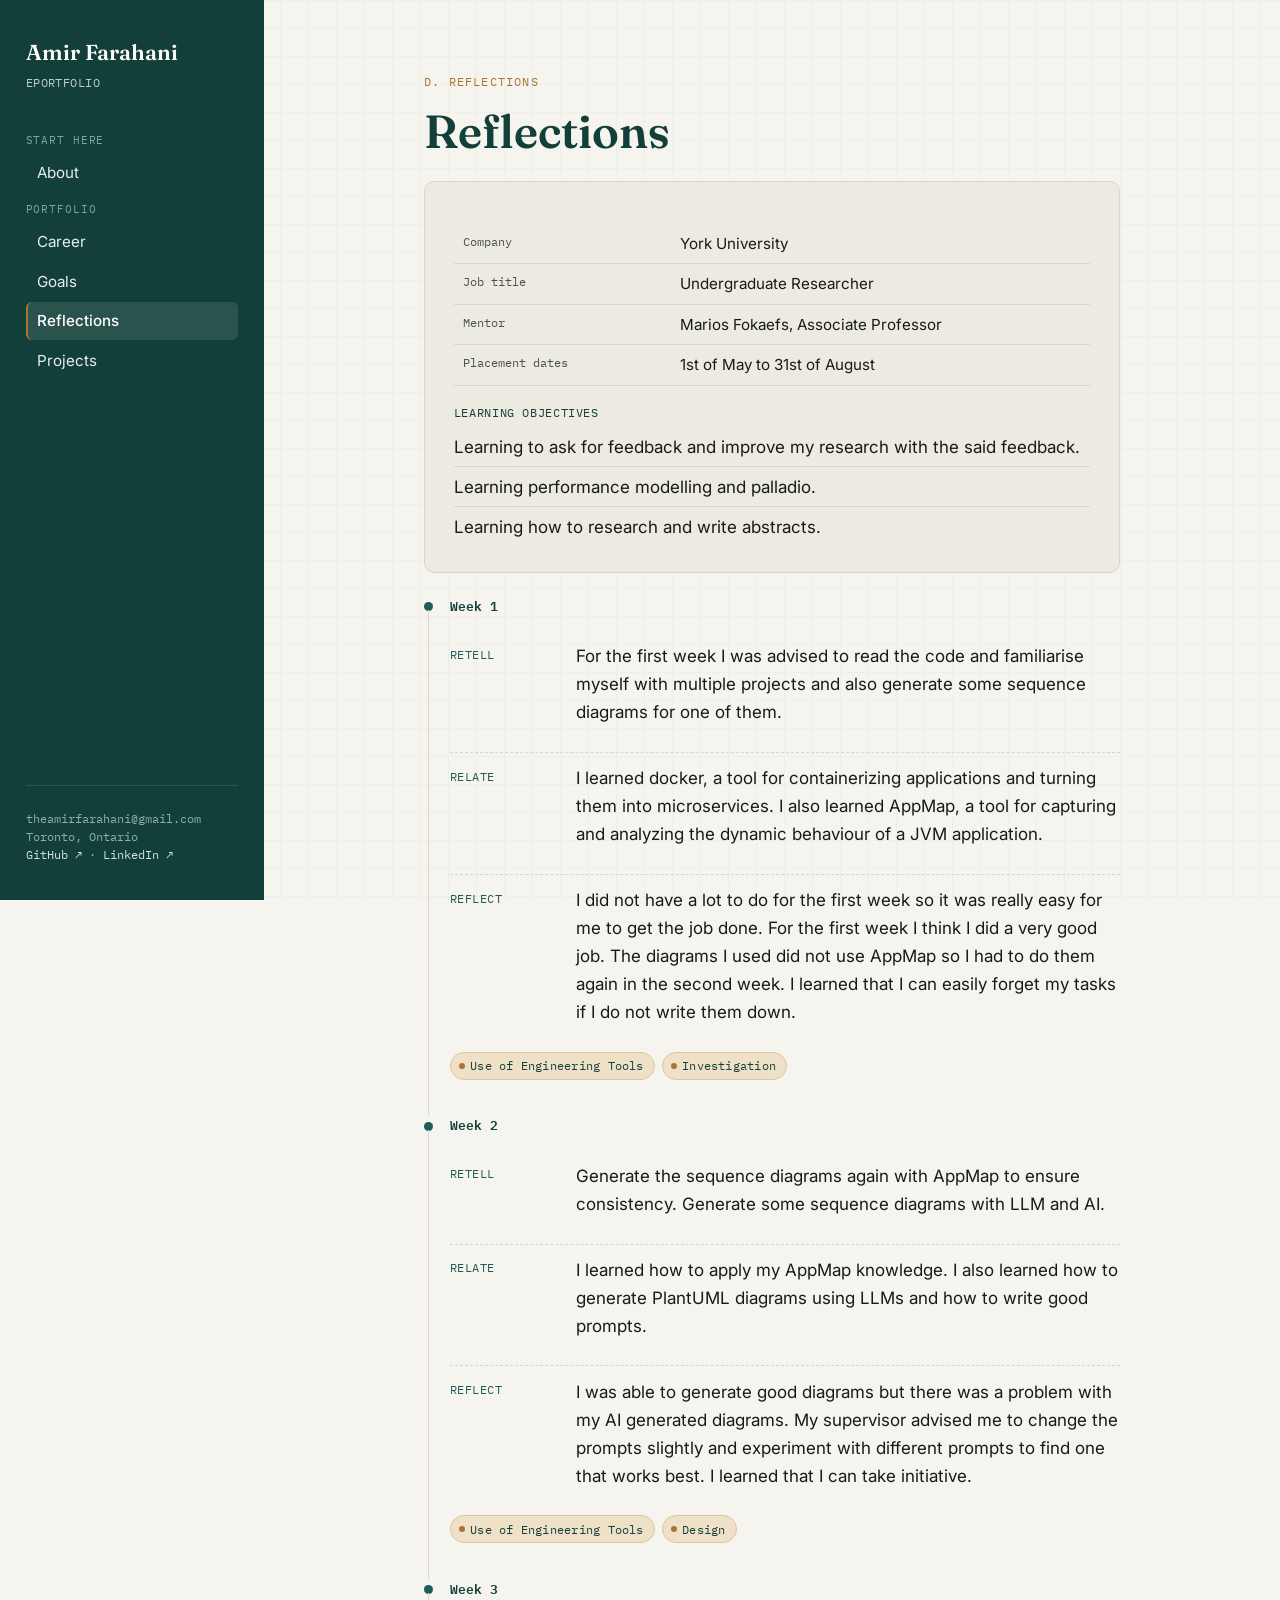
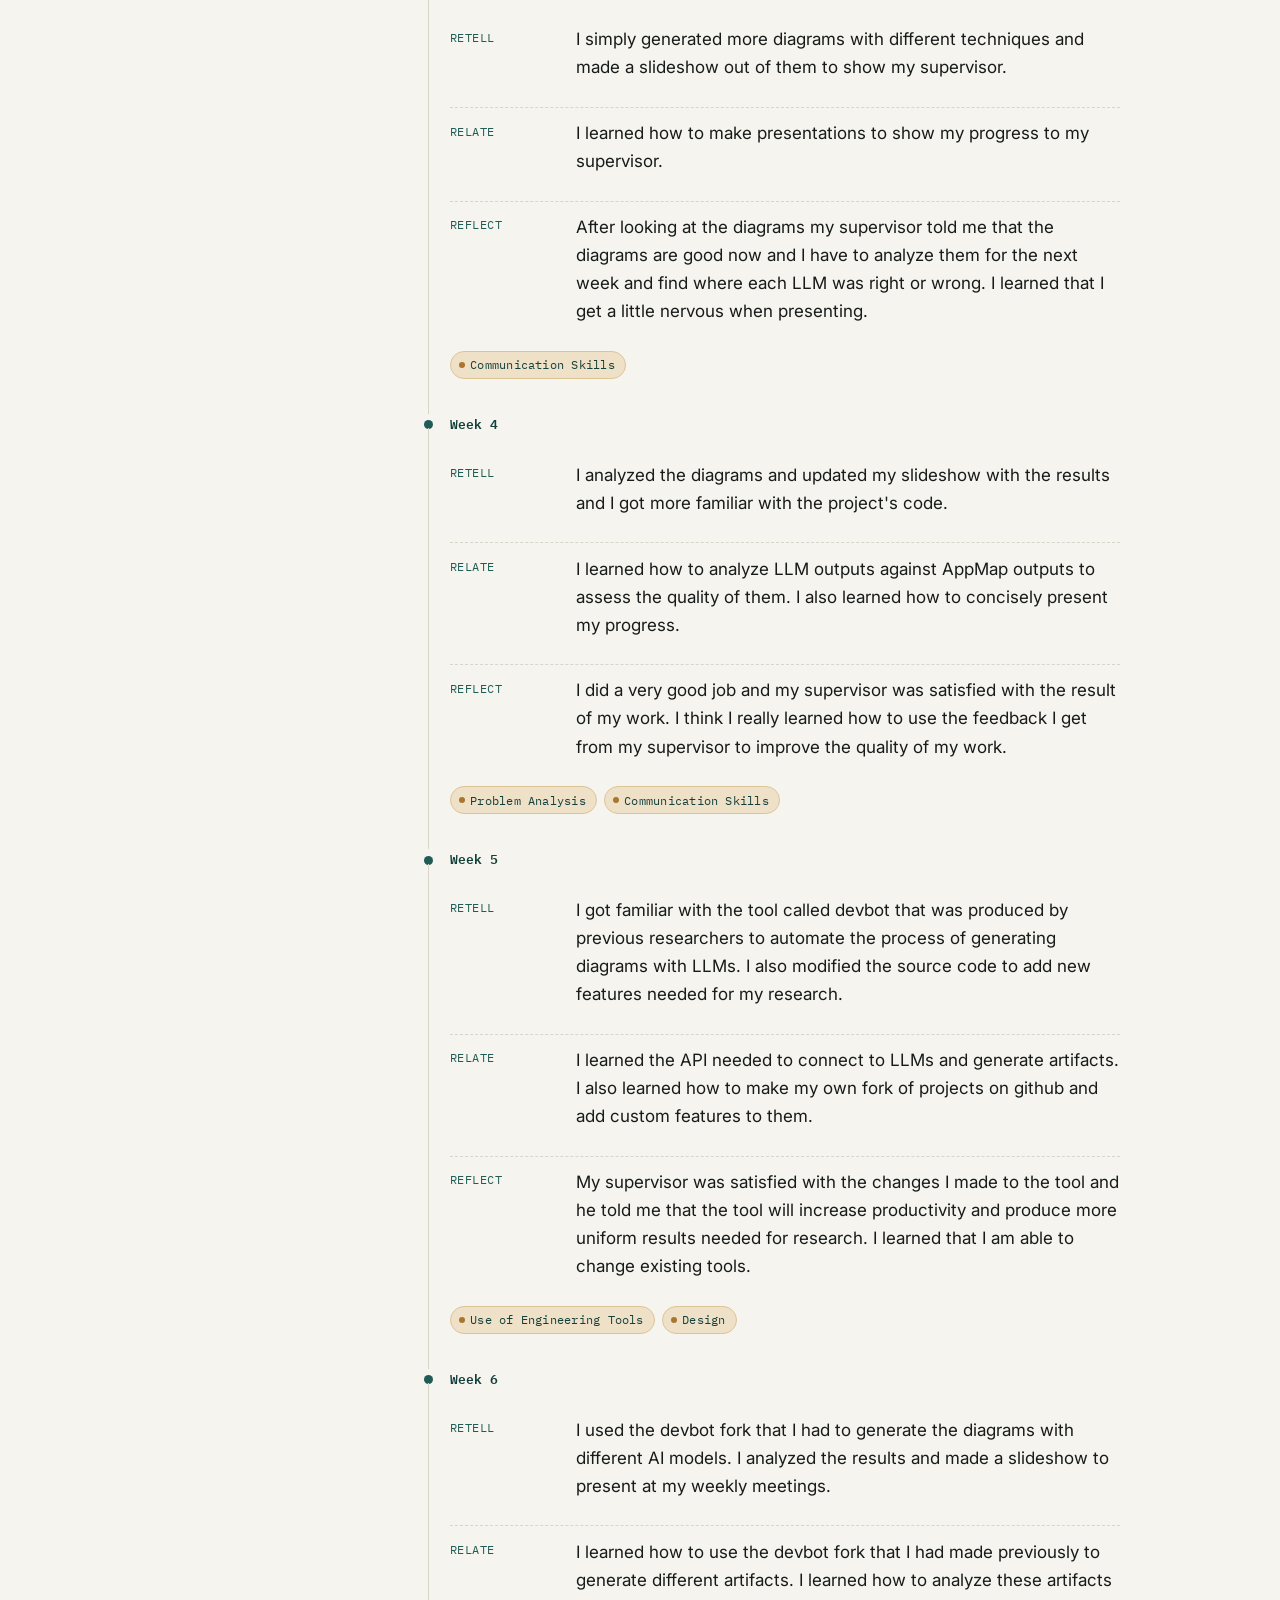
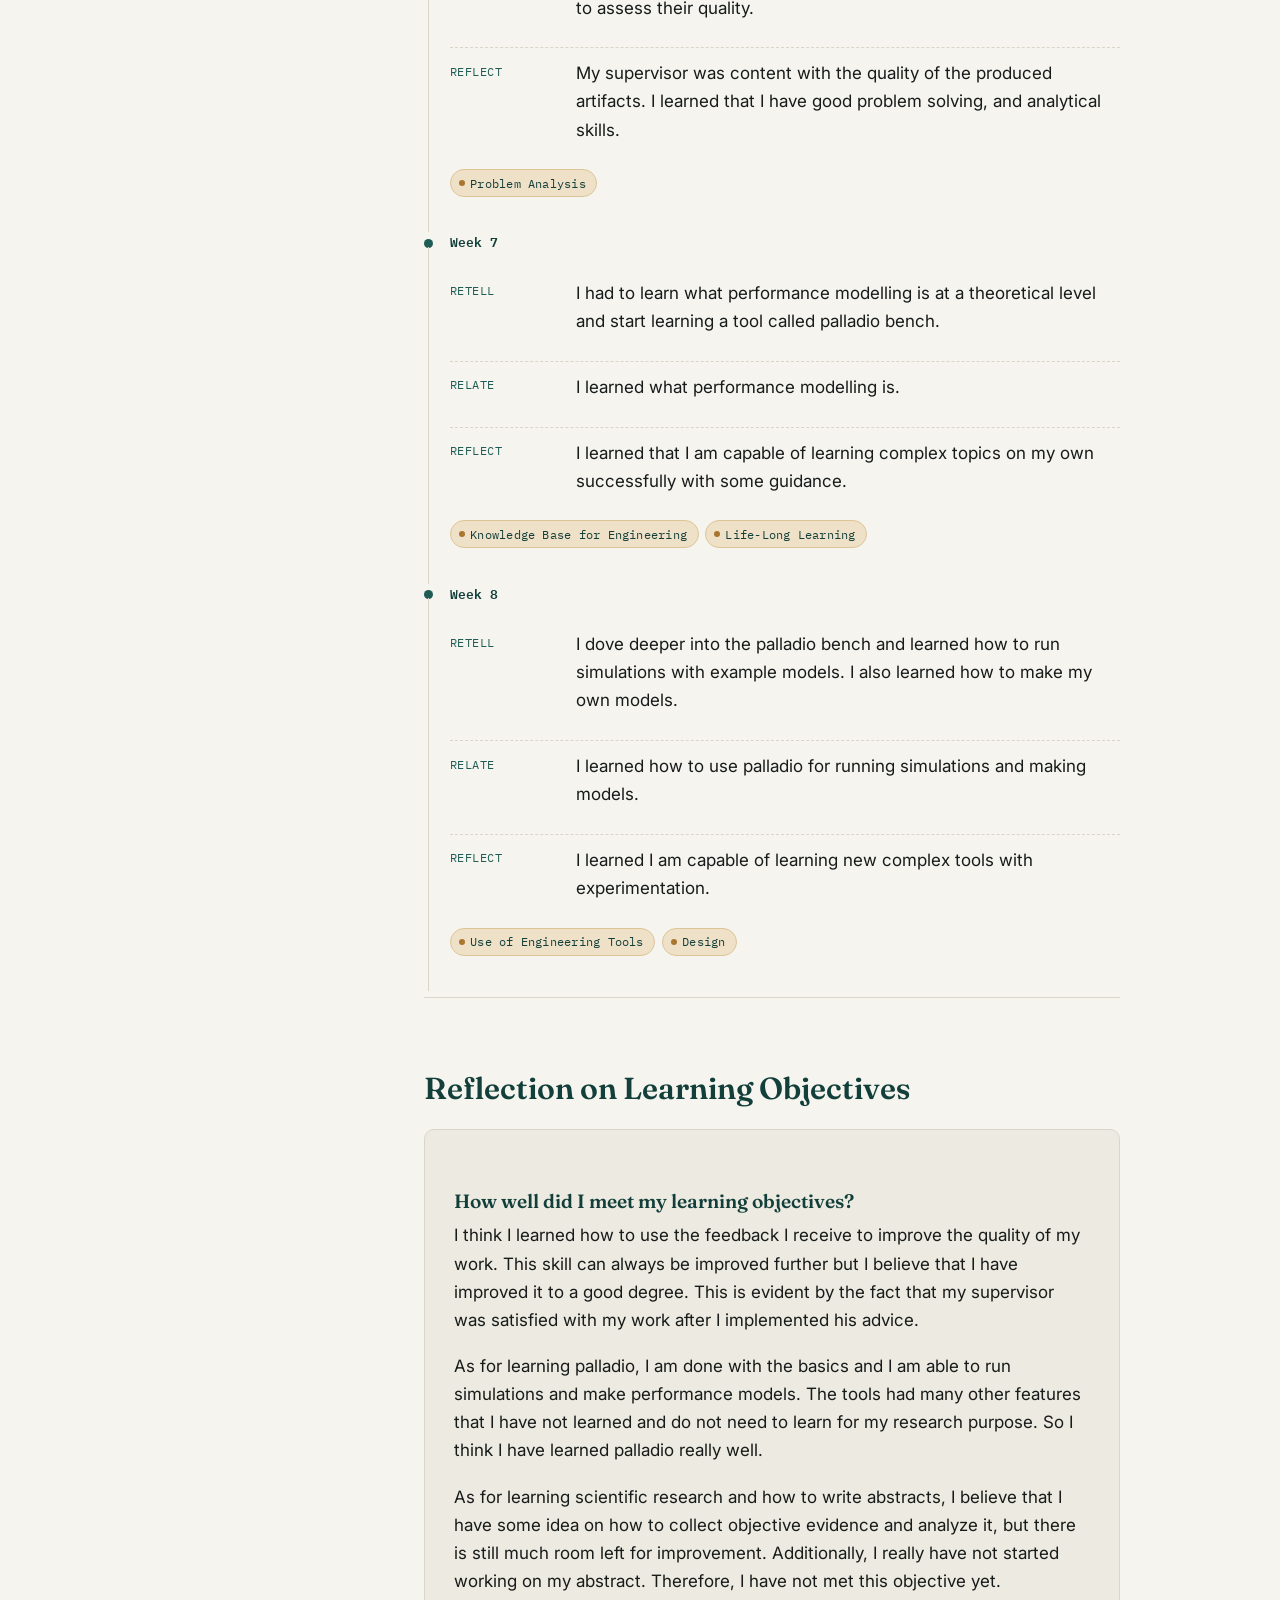
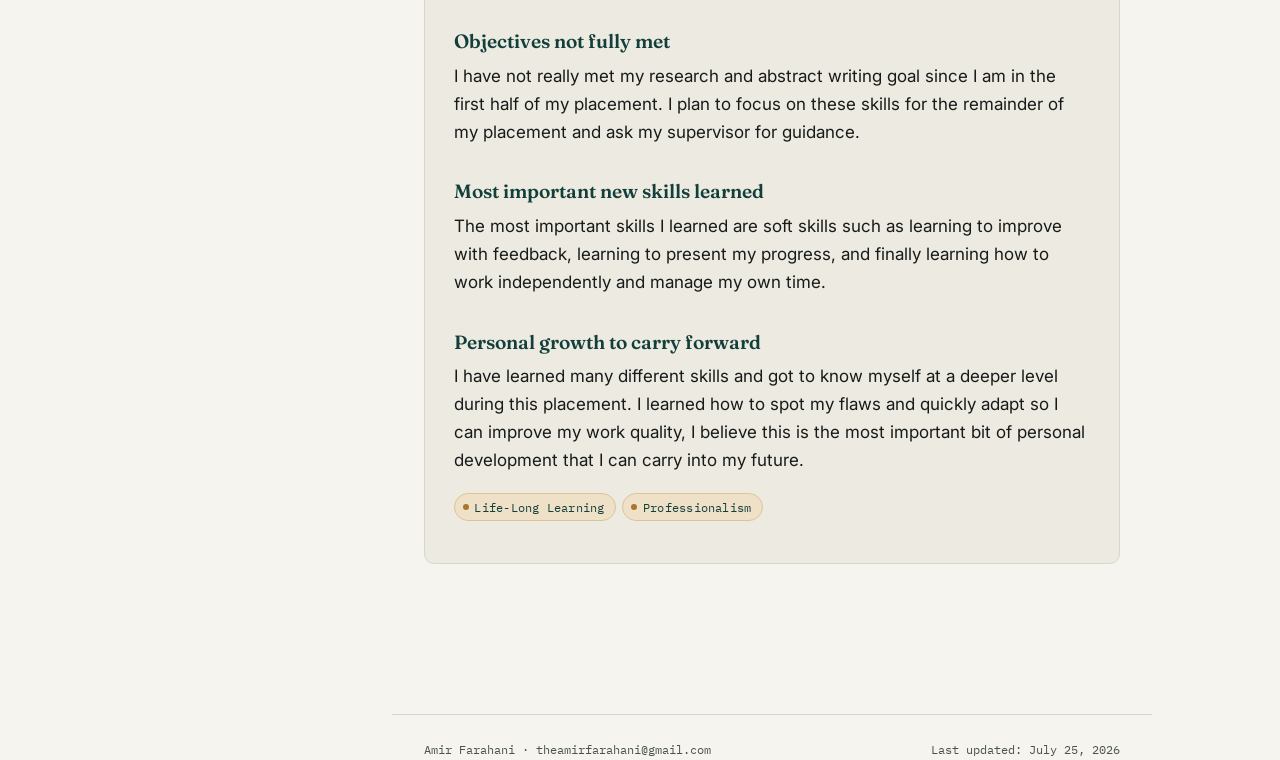
<file: reflections.html>
<!DOCTYPE html>
<html lang="en">
<head>
<meta charset="UTF-8">
<meta name="viewport" content="width=device-width, initial-scale=1.0">
<title>Reflections : Amir Farahani</title>
<link rel="stylesheet" href="css/style.css">
</head>
<body>
<div class="shell">

  <aside class="sidebar">
    <div style="display:flex; align-items:center; justify-content:space-between; width:100%;">
      <div>
        <a href="index.html" class="brand">Amir Farahani</a>
        <span class="brand-tag">ePortfolio</span>
      </div>
      <button class="mobile-bar" aria-label="Toggle navigation">Menu ☰</button>
    </div>
    <nav class="site-nav" aria-label="Main navigation">
      <span class="nav-group-label">Start here</span>
      <ul><li><a href="index.html">About</a></li></ul>
      <span class="nav-group-label">Portfolio</span>
      <ul>
        <li><a href="career.html">Career</a></li>
        <li><a href="goals.html">Goals</a></li>
        <li><a href="reflections.html">Reflections</a></li>
        <li><a href="projects.html">Projects</a></li>
      </ul>
    </nav>
    <div class="sidebar-footer">
      theamirfarahani@gmail.com<br>
      Toronto, Ontario<br>
      <a href="https://github.com/TheOnlyAmirFarahani" target="_blank" rel="noopener">GitHub ↗</a> ·
      <a href="https://www.linkedin.com/in/amir-farahani-758118280/" target="_blank" rel="noopener">LinkedIn ↗</a>
    </div>
  </aside>

  <main>
    <div class="page">
      <span class="eyebrow">D. Reflections</span>
      <h1>Reflections</h1>

      <div class="card card-alt">
        <table class="meta-table">
          <tr><td>Company</td><td>York University</td></tr>
          <tr><td>Job title</td><td>Undergraduate Researcher</td></tr>
          <tr><td>Mentor</td><td>Marios Fokaefs, Associate Professor</td></tr>
          <tr><td>Placement dates</td><td>1st of May to 31st of August</td></tr>
        </table>
        <p style="margin-top:0.8rem; margin-bottom:0.3rem; font-family:var(--font-mono); font-size:0.78rem; text-transform:uppercase; letter-spacing:0.05em; color:var(--teal-deep);">Learning objectives</p>
        <ul class="pill-list">
          <li>Learning to ask for feedback and improve my research with the said feedback.</li>
          <li>Learning performance modelling and palladio.</li>
          <li>Learning how to research and write abstracts.</li>
        </ul>
      </div>

      <div class="week-entry">
        <span class="week-label">Week 1</span>
        <div class="reflect-block"><span class="reflect-label">Retell</span><p>For the first week I was advised to read the code and familiarise myself with multiple projects and also generate some sequence diagrams for one of them.</p></div>
        <div class="reflect-block"><span class="reflect-label">Relate</span><p>I learned docker, a tool for containerizing applications and turning them into microservices. I also learned AppMap, a tool for capturing and analyzing the dynamic behaviour of a JVM application.</p></div>
        <div class="reflect-block"><span class="reflect-label">Reflect</span><p>I did not have a lot to do for the first week so it was really easy for me to get the job done. For the first week I think I did a very good job. The diagrams I used did not use AppMap so I had to do them again in the second week. I learned that I can easily forget my tasks if I do not write them down.</p></div>
        <div class="tag-row"><span class="tag">Use of Engineering Tools</span><span class="tag">Investigation</span></div>
      </div>

      <div class="week-entry">
        <span class="week-label">Week 2</span>
        <div class="reflect-block"><span class="reflect-label">Retell</span><p>Generate the sequence diagrams again with AppMap to ensure consistency. Generate some sequence diagrams with LLM and AI.</p></div>
        <div class="reflect-block"><span class="reflect-label">Relate</span><p>I learned how to apply my AppMap knowledge. I also learned how to generate PlantUML diagrams using LLMs and how to write good prompts.</p></div>
        <div class="reflect-block"><span class="reflect-label">Reflect</span><p>I was able to generate good diagrams but there was a problem with my AI generated diagrams. My supervisor advised me to change the prompts slightly and experiment with different prompts to find one that works best. I learned that I can take initiative.</p></div>
        <div class="tag-row"><span class="tag">Use of Engineering Tools</span><span class="tag">Design</span></div>
      </div>

      <div class="week-entry">
        <span class="week-label">Week 3</span>
        <div class="reflect-block"><span class="reflect-label">Retell</span><p>I simply generated more diagrams with different techniques and made a slideshow out of them to show my supervisor.</p></div>
        <div class="reflect-block"><span class="reflect-label">Relate</span><p>I learned how to make presentations to show my progress to my supervisor.</p></div>
        <div class="reflect-block"><span class="reflect-label">Reflect</span><p>After looking at the diagrams my supervisor told me that the diagrams are good now and I have to analyze them for the next week and find where each LLM was right or wrong. I learned that I get a little nervous when presenting.</p></div>
        <div class="tag-row"><span class="tag">Communication Skills</span></div>
      </div>

      <div class="week-entry">
        <span class="week-label">Week 4</span>
        <div class="reflect-block"><span class="reflect-label">Retell</span><p>I analyzed the diagrams and updated my slideshow with the results and I got more familiar with the project's code.</p></div>
        <div class="reflect-block"><span class="reflect-label">Relate</span><p>I learned how to analyze LLM outputs against AppMap outputs to assess the quality of them. I also learned how to concisely present my progress.</p></div>
        <div class="reflect-block"><span class="reflect-label">Reflect</span><p>I did a very good job and my supervisor was satisfied with the result of my work. I think I really learned how to use the feedback I get from my supervisor to improve the quality of my work.</p></div>
        <div class="tag-row"><span class="tag">Problem Analysis</span><span class="tag">Communication Skills</span></div>
      </div>

      <div class="week-entry">
        <span class="week-label">Week 5</span>
        <div class="reflect-block"><span class="reflect-label">Retell</span><p>I got familiar with the tool called devbot that was produced by previous researchers to automate the process of generating diagrams with LLMs. I also modified the source code to add new features needed for my research.</p></div>
        <div class="reflect-block"><span class="reflect-label">Relate</span><p>I learned the API needed to connect to LLMs and generate artifacts. I also learned how to make my own fork of projects on github and add custom features to them.</p></div>
        <div class="reflect-block"><span class="reflect-label">Reflect</span><p>My supervisor was satisfied with the changes I made to the tool and he told me that the tool will increase productivity and produce more uniform results needed for research. I learned that I am able to change existing tools.</p></div>
        <div class="tag-row"><span class="tag">Use of Engineering Tools</span><span class="tag">Design</span></div>
      </div>

      <div class="week-entry">
        <span class="week-label">Week 6</span>
        <div class="reflect-block"><span class="reflect-label">Retell</span><p>I used the devbot fork that I had to generate the diagrams with different AI models. I analyzed the results and made a slideshow to present at my weekly meetings.</p></div>
        <div class="reflect-block"><span class="reflect-label">Relate</span><p>I learned how to use the devbot fork that I had made previously to generate different artifacts. I learned how to analyze these artifacts to assess their quality.</p></div>
        <div class="reflect-block"><span class="reflect-label">Reflect</span><p>My supervisor was content with the quality of the produced artifacts. I learned that I have good problem solving, and analytical skills.</p></div>
        <div class="tag-row"><span class="tag">Problem Analysis</span></div>
      </div>

      <div class="week-entry">
        <span class="week-label">Week 7</span>
        <div class="reflect-block"><span class="reflect-label">Retell</span><p>I had to learn what performance modelling is at a theoretical level and start learning a tool called palladio bench.</p></div>
        <div class="reflect-block"><span class="reflect-label">Relate</span><p>I learned what performance modelling is.</p></div>
        <div class="reflect-block"><span class="reflect-label">Reflect</span><p>I learned that I am capable of learning complex topics on my own successfully with some guidance.</p></div>
        <div class="tag-row"><span class="tag">Knowledge Base for Engineering</span><span class="tag">Life-Long Learning</span></div>
      </div>

      <div class="week-entry">
        <span class="week-label">Week 8</span>
        <div class="reflect-block"><span class="reflect-label">Retell</span><p>I dove deeper into the palladio bench and learned how to run simulations with example models. I also learned how to make my own models.</p></div>
        <div class="reflect-block"><span class="reflect-label">Relate</span><p>I learned how to use palladio for running simulations and making models.</p></div>
        <div class="reflect-block"><span class="reflect-label">Reflect</span><p>I learned I am capable of learning new complex tools with experimentation.</p></div>
        <div class="tag-row"><span class="tag">Use of Engineering Tools</span><span class="tag">Design</span></div>
      </div>

      <hr class="divider">

      <h2>Reflection on Learning Objectives</h2>
      <div class="card card-alt">
        <h3>How well did I meet my learning objectives?</h3>
        <p>I think I learned how to use the feedback I receive to improve the quality of my work. This skill can always be improved further but I believe that I have improved it to a good degree. This is evident by the fact that my supervisor was satisfied with my work after I implemented his advice.</p>
        <p>As for learning palladio, I am done with the basics and I am able to run simulations and make performance models. The tools had many other features that I have not learned and do not need to learn for my research purpose. So I think I have learned palladio really well.</p>
        <p>As for learning scientific research and how to write abstracts, I believe that I have some idea on how to collect objective evidence and analyze it, but there is still much room left for improvement. Additionally, I really have not started working on my abstract. Therefore, I have not met this objective yet.</p>

        <h3>Objectives not fully met</h3>
        <p>I have not really met my research and abstract writing goal since I am in the first half of my placement. I plan to focus on these skills for the remainder of my placement and ask my supervisor for guidance.</p>

        <h3>Most important new skills learned</h3>
        <p>The most important skills I learned are soft skills such as learning to improve with feedback, learning to present my progress, and finally learning how to work independently and manage my own time.</p>

        <h3>Personal growth to carry forward</h3>
        <p>I have learned many different skills and got to know myself at a deeper level during this placement. I learned how to spot my flaws and quickly adapt so I can improve my work quality, I believe this is the most important bit of personal development that I can carry into my future.</p>
        <div class="tag-row"><span class="tag">Life-Long Learning</span><span class="tag">Professionalism</span></div>
      </div>
    </div>

    <footer class="page-footer">
      <span>Amir Farahani · theamirfarahani@gmail.com</span>
      <span>Last updated: July 25, 2026</span>
    </footer>
  </main>
</div>
<script src="js/main.js"></script>
</body>
</html>
</file>
<file: css/style.css>
/* =========================================================
   Amir Farahani — ePortfolio
   Design tokens: "lab notebook" system — cool paper ground,
   petrol-teal ink accent, brass tags for competency labels.
   ========================================================= */

@import url('https://fonts.googleapis.com/css2?family=Fraunces:opsz,wght@9..144,400;9..144,500;9..144,600;9..144,700&family=Inter:wght@400;500;600;700&family=IBM+Plex+Mono:wght@400;500;600&display=swap');

:root {
  --paper: #F5F4EF;
  --paper-alt: #ECEAE1;
  --ink: #171B19;
  --ink-soft: #4A524D;
  --line: #D9D5C8;
  --teal: #1F5C55;
  --teal-deep: #133F3A;
  --brass: #A9752F;
  --brass-soft: #EFE1C8;
  --white: #FFFDF9;

  --font-display: 'Fraunces', serif;
  --font-body: 'Inter', system-ui, sans-serif;
  --font-mono: 'IBM Plex Mono', monospace;

  --sidebar-w: 264px;
  --content-max: 760px;
}

* { box-sizing: border-box; }

html { scroll-behavior: smooth; }

body {
  margin: 0;
  background: var(--paper);
  color: var(--ink);
  font-family: var(--font-body);
  font-size: 17px;
  line-height: 1.65;
  -webkit-font-smoothing: antialiased;
}

/* Subtle graph-paper texture on the page background */
body::before {
  content: "";
  position: fixed;
  inset: 0;
  pointer-events: none;
  z-index: 0;
  background-image:
    linear-gradient(var(--line) 1px, transparent 1px),
    linear-gradient(90deg, var(--line) 1px, transparent 1px);
  background-size: 28px 28px;
  opacity: 0.18;
}

a { color: var(--teal); text-decoration: none; }
a:hover { text-decoration: underline; text-underline-offset: 3px; }
a:focus-visible, button:focus-visible, summary:focus-visible {
  outline: 2px solid var(--teal);
  outline-offset: 3px;
}

h1, h2, h3, h4 {
  font-family: var(--font-display);
  color: var(--teal-deep);
  line-height: 1.15;
  margin: 0 0 0.5em;
  font-weight: 600;
}

h1 { font-size: clamp(2.1rem, 4vw, 2.9rem); }
h2 { font-size: clamp(1.5rem, 2.6vw, 1.9rem); margin-top: 2.4em; }
h3 { font-size: 1.2rem; margin-top: 1.8em; }

p { margin: 0 0 1.1em; color: var(--ink); }
.lede { font-size: 1.15rem; color: var(--ink-soft); }

/* ---------- Layout shell ---------- */
.shell {
  position: relative;
  z-index: 1;
  display: flex;
  min-height: 100vh;
}

.sidebar {
  width: var(--sidebar-w);
  flex-shrink: 0;
  background: var(--teal-deep);
  color: var(--white);
  padding: 2.2rem 1.6rem;
  position: sticky;
  top: 0;
  height: 100vh;
  overflow-y: auto;
  display: flex;
  flex-direction: column;
}

.brand {
  display: block;
  font-family: var(--font-display);
  font-size: 1.35rem;
  font-weight: 600;
  color: var(--white);
  margin-bottom: 0.15rem;
}

.brand:hover { text-decoration: none; opacity: 0.9; }

.brand-tag {
  font-family: var(--font-mono);
  font-size: 0.72rem;
  letter-spacing: 0.04em;
  color: #B9CFC9;
  text-transform: uppercase;
  margin-bottom: 2rem;
  display: block;
}

.nav-group-label {
  font-family: var(--font-mono);
  font-size: 0.68rem;
  letter-spacing: 0.08em;
  text-transform: uppercase;
  color: #7FA69D;
  margin: 1.3rem 0 0.5rem;
}

nav.site-nav ul {
  list-style: none;
  margin: 0;
  padding: 0;
}

nav.site-nav a {
  display: block;
  color: #E7EFEC;
  padding: 0.4rem 0.6rem;
  margin: 0.1rem 0;
  border-radius: 6px;
  font-size: 0.95rem;
  border-left: 2px solid transparent;
}

nav.site-nav a:hover {
  background: rgba(255,255,255,0.06);
  text-decoration: none;
}

nav.site-nav a.active {
  background: rgba(255,255,255,0.1);
  border-left: 2px solid var(--brass);
  color: var(--white);
  font-weight: 500;
}

.sidebar-footer {
  margin-top: auto;
  padding-top: 1.5rem;
  border-top: 1px solid rgba(255,255,255,0.12);
  font-family: var(--font-mono);
  font-size: 0.72rem;
  color: #8FB0A9;
  line-height: 1.6;
}

.sidebar-footer a { color: #CFE3DD; }

.mobile-bar {
  display: none;
}

main {
  flex: 1;
  position: relative;
  z-index: 1;
  min-width: 0;
}

.page {
  max-width: var(--content-max);
  margin: 0 auto;
  padding: 4.5rem 2rem 5rem;
}

.eyebrow {
  font-family: var(--font-mono);
  font-size: 0.75rem;
  letter-spacing: 0.1em;
  text-transform: uppercase;
  color: var(--brass);
  margin-bottom: 0.8rem;
  display: block;
}

/* ---------- Cards / sections ---------- */
.card {
  background: var(--white);
  border: 1px solid var(--line);
  border-radius: 10px;
  padding: 1.6rem 1.8rem;
  margin: 1.4rem 0;
}

.card-alt { background: var(--paper-alt); }

.divider {
  border: none;
  border-top: 1px solid var(--line);
  margin: 2.6rem 0;
}

/* ---------- Competency tags (signature element) ---------- */
.tag-row {
  display: flex;
  flex-wrap: wrap;
  gap: 0.4rem;
  margin: 0.7rem 0 1rem;
}

.tag {
  font-family: var(--font-mono);
  font-size: 0.72rem;
  letter-spacing: 0.02em;
  color: var(--teal-deep);
  background: var(--brass-soft);
  border: 1px solid #DCC496;
  border-radius: 999px;
  padding: 0.22rem 0.65rem 0.22rem 0.5rem;
  display: inline-flex;
  align-items: center;
  gap: 0.35rem;
  white-space: nowrap;
}

.tag::before {
  content: "";
  width: 6px;
  height: 6px;
  border-radius: 50%;
  background: var(--brass);
  display: inline-block;
}

/* ---------- TOC on home page ---------- */
.toc-grid {
  display: grid;
  grid-template-columns: 1fr 1fr;
  gap: 0.9rem;
  margin: 1.5rem 0 2.5rem;
}

.toc-card {
  display: block;
  background: var(--white);
  border: 1px solid var(--line);
  border-radius: 10px;
  padding: 1.1rem 1.3rem;
  transition: border-color 0.15s ease, transform 0.15s ease;
}

.toc-card:hover {
  border-color: var(--teal);
  transform: translateY(-2px);
  text-decoration: none;
}

.toc-card .toc-num {
  font-family: var(--font-mono);
  font-size: 0.72rem;
  color: var(--brass);
  display: block;
  margin-bottom: 0.3rem;
}

.toc-card h4 {
  margin: 0 0 0.25rem;
  font-family: var(--font-display);
  color: var(--teal-deep);
  font-size: 1.05rem;
}

.toc-card p {
  margin: 0;
  font-size: 0.9rem;
  color: var(--ink-soft);
}

/* ---------- Reflection blocks (Retell / Relate / Reflect) ---------- */
.reflect-block {
  display: grid;
  grid-template-columns: 110px 1fr;
  gap: 0.2rem 1rem;
  margin: 0.9rem 0;
  padding: 0.7rem 0;
  border-top: 1px dashed var(--line);
}

.reflect-block:first-of-type { border-top: none; }

.reflect-label {
  font-family: var(--font-mono);
  font-size: 0.72rem;
  text-transform: uppercase;
  letter-spacing: 0.05em;
  color: var(--teal);
  padding-top: 0.15rem;
}

.reflect-block p { margin: 0; }

/* ---------- Timeline (journal weeks) ---------- */
.week-entry {
  position: relative;
  padding-left: 1.6rem;
  margin-bottom: 2.2rem;
}

.week-entry::before {
  content: "";
  position: absolute;
  left: 0;
  top: 0.4rem;
  width: 9px;
  height: 9px;
  border-radius: 50%;
  background: var(--teal);
}

.week-entry::after {
  content: "";
  position: absolute;
  left: 4px;
  top: 0.9rem;
  bottom: -2.2rem;
  width: 1px;
  background: var(--line);
}

.week-entry:last-child::after { display: none; }

.week-label {
  font-family: var(--font-mono);
  font-size: 0.8rem;
  color: var(--teal-deep);
  font-weight: 600;
  margin-bottom: 0.4rem;
  display: block;
}

/* ---------- Misc content blocks ---------- */
.pill-list {
  list-style: none;
  padding: 0;
  margin: 0;
}

.pill-list li {
  padding: 0.35rem 0;
  border-bottom: 1px solid var(--line);
}
.pill-list li:last-child { border-bottom: none; }

table.meta-table {
  width: 100%;
  border-collapse: collapse;
  font-size: 0.95rem;
  margin: 1rem 0;
}

table.meta-table td {
  padding: 0.45rem 0.6rem;
  border-bottom: 1px solid var(--line);
  vertical-align: top;
}

table.meta-table td:first-child {
  font-family: var(--font-mono);
  font-size: 0.78rem;
  color: var(--ink-soft);
  width: 34%;
  white-space: nowrap;
}

.quote-block {
  border-left: 3px solid var(--brass);
  background: var(--brass-soft);
  padding: 0.9rem 1.2rem;
  margin: 1.4rem 0;
  font-family: var(--font-display);
  font-style: italic;
  color: var(--teal-deep);
  font-size: 1.05rem;
  border-radius: 0 6px 6px 0;
}

.btn {
  display: inline-flex;
  align-items: center;
  gap: 0.5rem;
  font-family: var(--font-mono);
  font-size: 0.85rem;
  background: var(--teal);
  color: var(--white) !important;
  padding: 0.6rem 1.1rem;
  border-radius: 6px;
  text-decoration: none !important;
  border: 1px solid var(--teal-deep);
}

.btn:hover { background: var(--teal-deep); }

.btn-outline {
  background: transparent;
  color: var(--teal) !important;
  border: 1px solid var(--teal);
}
.btn-outline:hover { background: var(--paper-alt); }

.project-card h3 { margin-top: 0; }
.project-links {
  font-family: var(--font-mono);
  font-size: 0.82rem;
  margin-top: 0.6rem;
}

footer.page-footer {
  max-width: var(--content-max);
  margin: 3rem auto 0;
  padding: 1.5rem 2rem 0;
  border-top: 1px solid var(--line);
  font-family: var(--font-mono);
  font-size: 0.78rem;
  color: var(--ink-soft);
  display: flex;
  justify-content: space-between;
  flex-wrap: wrap;
  gap: 0.5rem;
}

/* ---------- Responsive ---------- */
@media (max-width: 860px) {
  .shell { flex-direction: column; }

  .sidebar {
    position: sticky;
    top: 0;
    width: 100%;
    height: auto;
    flex-direction: row;
    align-items: center;
    justify-content: space-between;
    padding: 1rem 1.2rem;
    z-index: 20;
  }

  .sidebar .brand-tag,
  .sidebar .nav-group-label,
  .sidebar-footer { display: none; }

  nav.site-nav {
    display: none;
    position: absolute;
    top: 100%;
    left: 0;
    right: 0;
    background: var(--teal-deep);
    padding: 0.5rem 1.2rem 1.2rem;
  }

  nav.site-nav.open { display: block; }

  .mobile-bar {
    display: block;
    background: transparent;
    border: 1px solid rgba(255,255,255,0.3);
    color: var(--white);
    font-family: var(--font-mono);
    font-size: 0.85rem;
    padding: 0.4rem 0.7rem;
    border-radius: 6px;
    cursor: pointer;
  }

  .toc-grid { grid-template-columns: 1fr; }
  .reflect-block { grid-template-columns: 1fr; }
  .page { padding: 3rem 1.3rem 4rem; }
}

@media (prefers-reduced-motion: reduce) {
  html { scroll-behavior: auto; }
  .toc-card { transition: none; }
}
</file>
